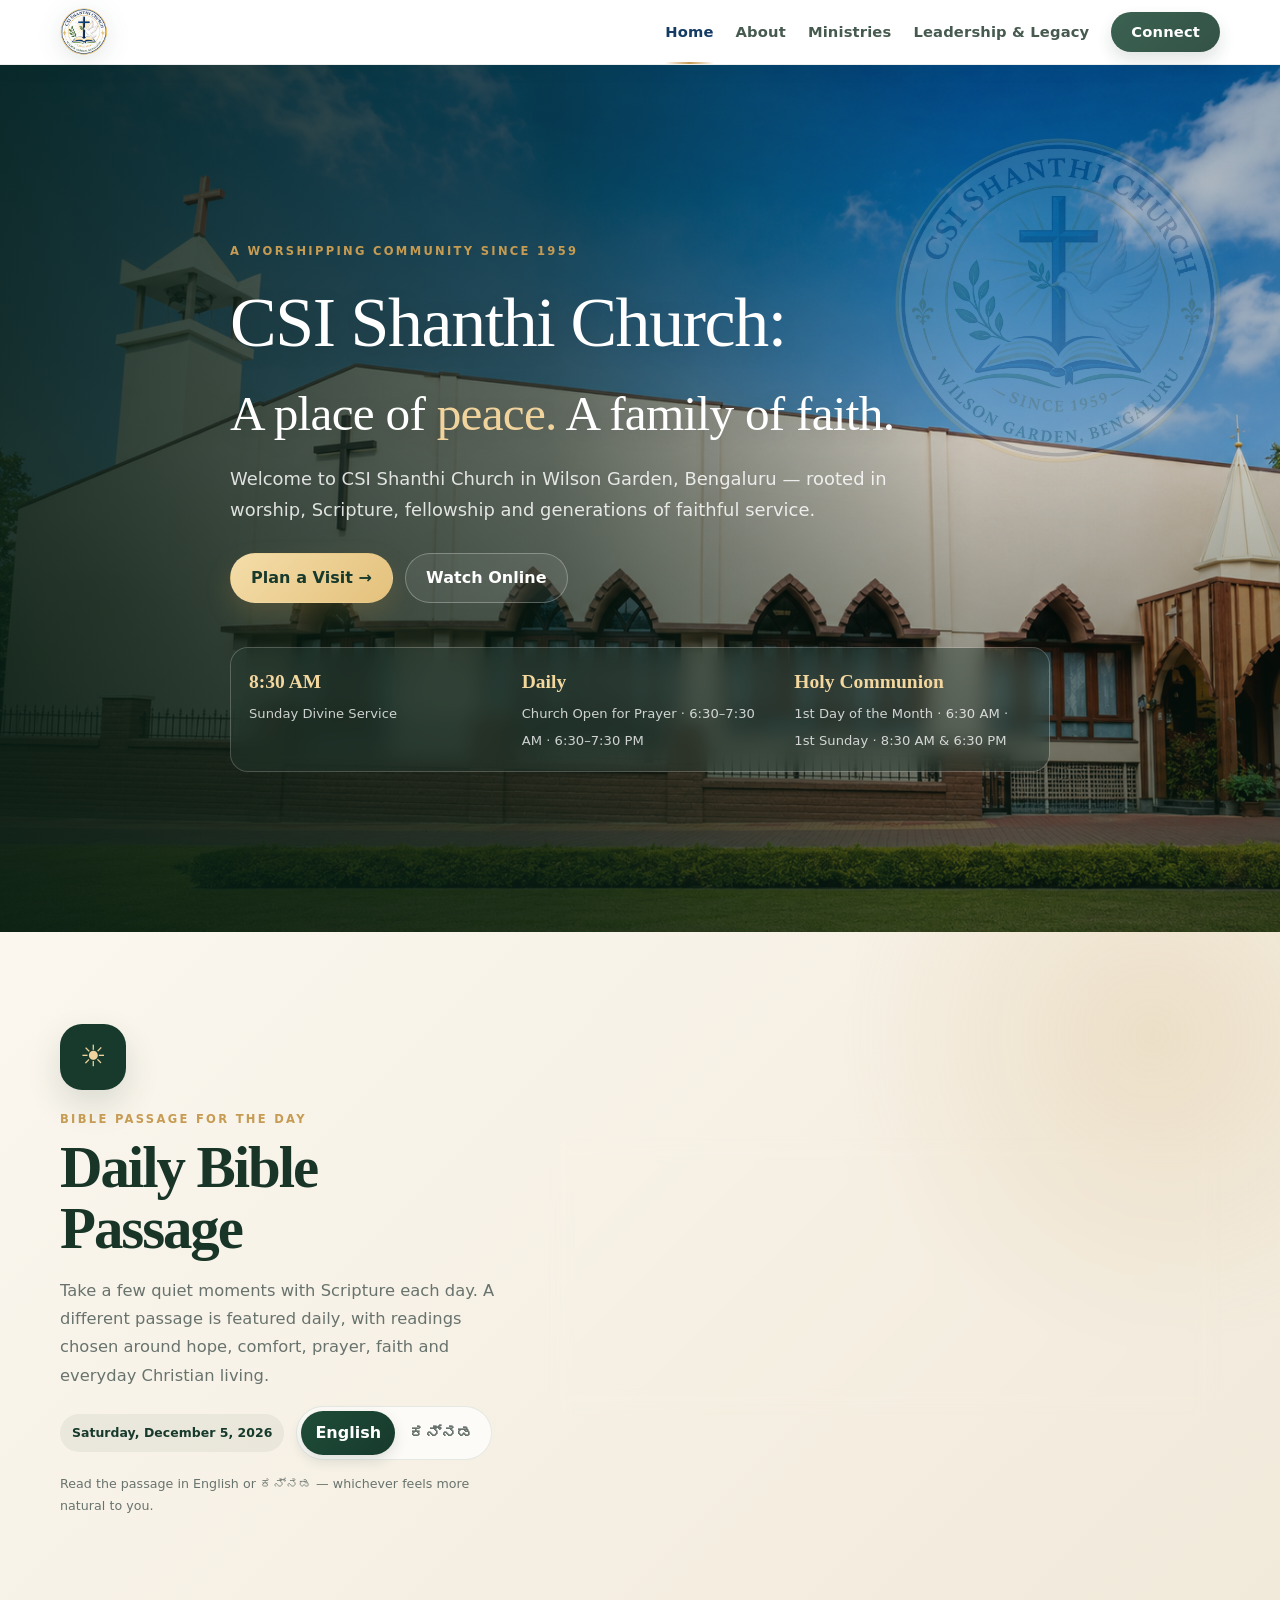
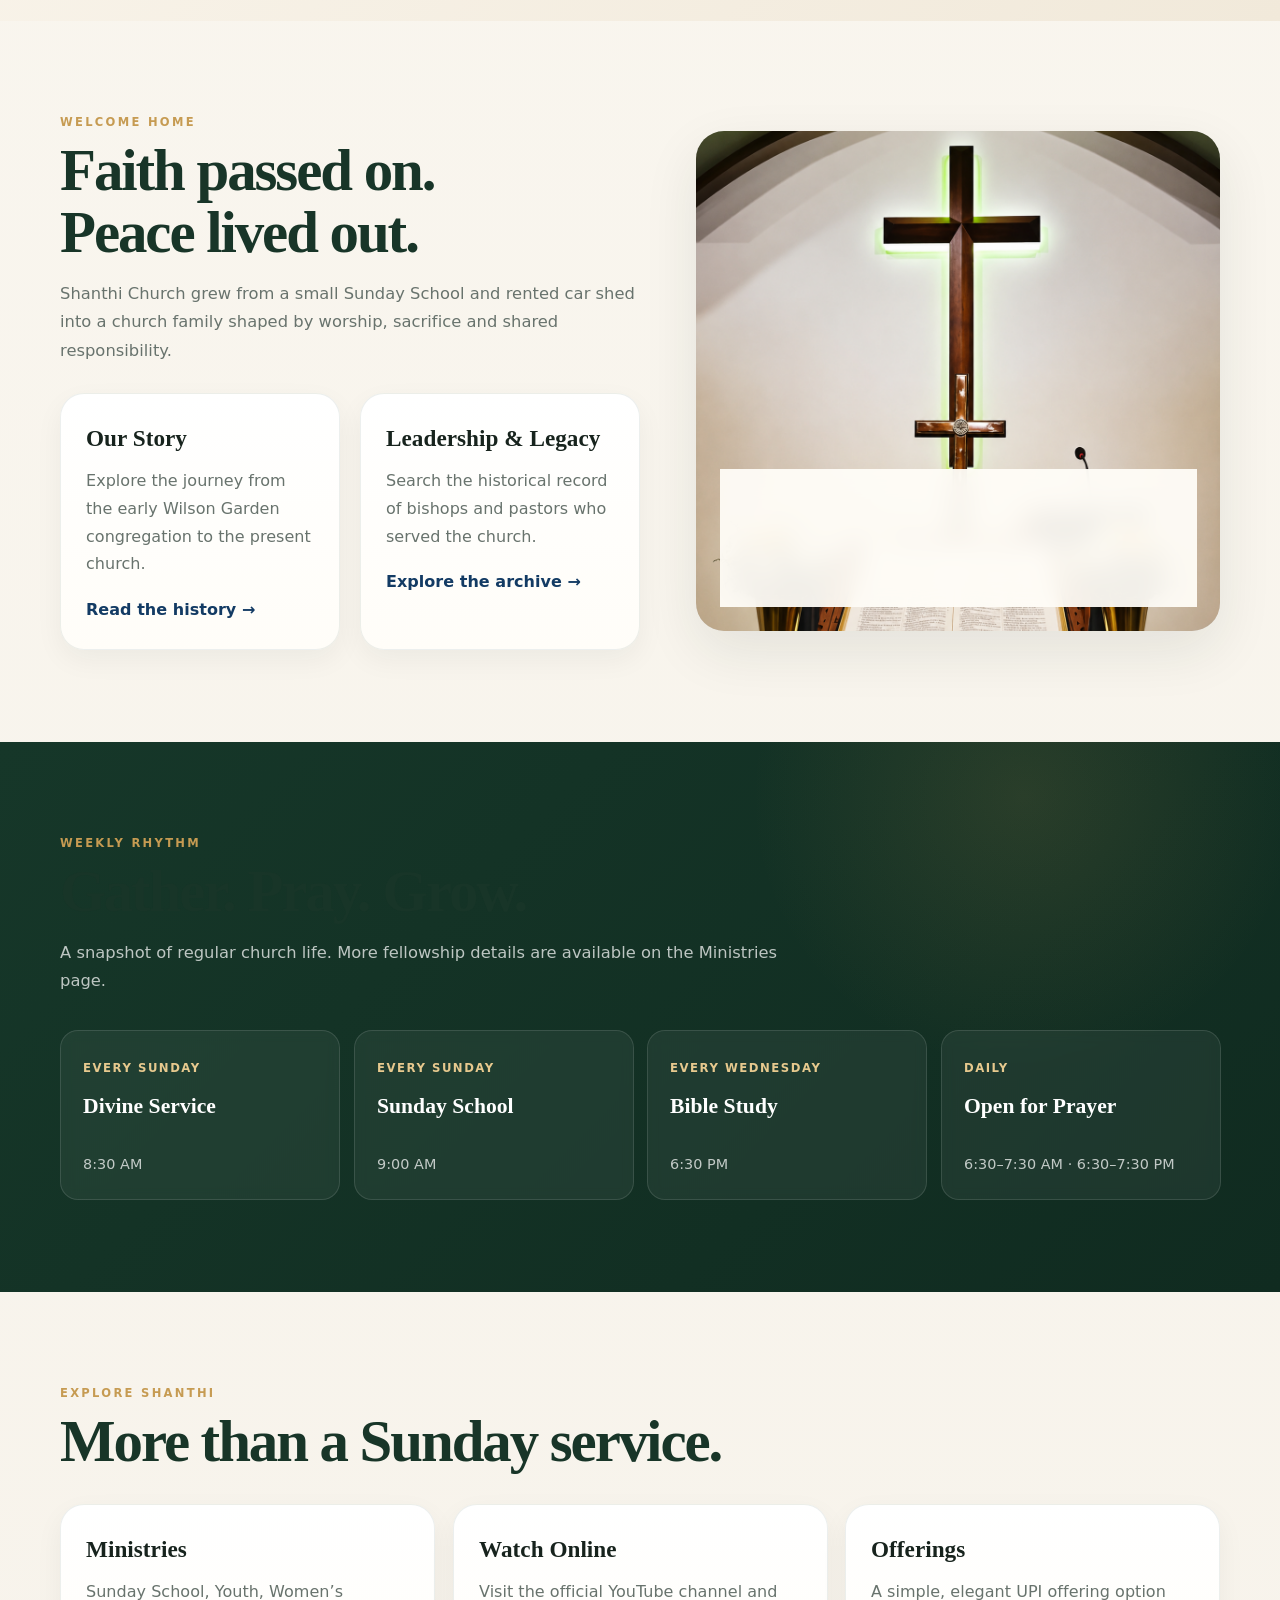
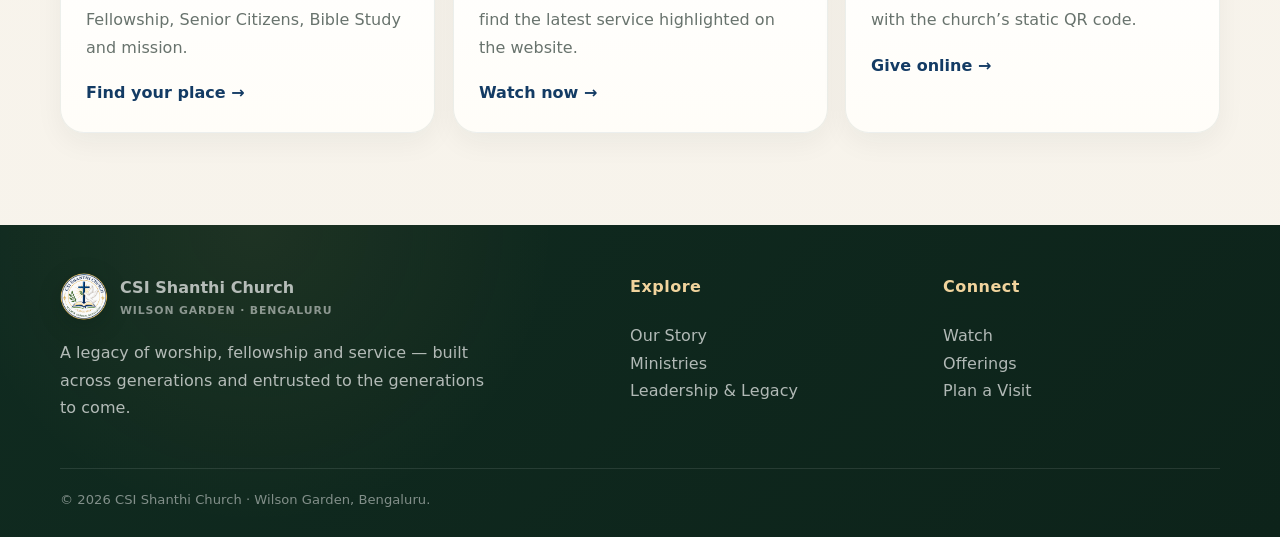
<file: index.html>
<!DOCTYPE html>
<html lang="en">
<head>
<meta charset="UTF-8">
<meta name="viewport" content="width=device-width, initial-scale=1.0">
<meta name="theme-color" content="#173a2c">
<title>Home | CSI Shanthi Church</title>
<meta name="description" content="CSI Shanthi Church, Wilson Garden, Bengaluru.">
<link rel="icon" type="image/png" href="assets/images/logo-official-transparent.png">
<link rel="apple-touch-icon" href="assets/images/logo-official-transparent.png">
<link rel="stylesheet" href="assets/css/style.css">
</head>
<body>


<header class="site-header">
  <div class="container">
    <nav>
      <a class="nav-logo nav-logo-clean" href="index.html" aria-label="CSI Shanthi Church home">
        <img src="assets/images/logo-official-transparent.png" alt="CSI Shanthi Church emblem">
      </a>
      <button class="menu-btn" id="menuBtn" aria-label="Open menu">☰</button>
      <div class="nav-links" id="navLinks"><a class="active" href="index.html">Home</a><a class="" href="about.html">About</a><a class="" href="ministries.html">Ministries</a><a class="" href="leadership.html">Leadership & Legacy</a><a class="nav-visit" href="connect.html">Connect</a></div>
    </nav>
  </div>
</header>
<main>
<section class="page-hero has-image hero-home">
  <img src="assets/images/church-exterior.png" alt="CSI Shanthi Church exterior">
  <div class="container page-hero-content">
    <div class="eyebrow">A worshipping community since 1959</div>
    <h1><span class="hero-church-name">CSI Shanthi Church:</span><br><span class="hero-tagline">A place of <span style="color:#f1d49d">peace.</span> A family of faith.</span></h1>
    <p>Welcome to CSI Shanthi Church in Wilson Garden, Bengaluru — rooted in worship, Scripture, fellowship and generations of faithful service.</p>
    <div class="hero-actions">
      <a class="btn btn-gold" href="connect.html#visit">Plan a Visit →</a>
      <a class="btn btn-outline" style="color:white;border-color:rgba(255,255,255,.28);background:rgba(255,255,255,.07)" href="connect.html#watch">Watch Online</a>
    </div>
    <div class="hero-stats">
      <div><strong>8:30 AM</strong><span>Sunday Divine Service</span></div>
      <div><strong>Daily</strong><span>Church Open for Prayer · 6:30–7:30 AM · 6:30–7:30 PM</span></div>
      <div><strong>Holy Communion</strong><span>1st Day of the Month · 6:30 AM · 1st Sunday · 8:30 AM & 6:30 PM</span></div>
    </div>
  </div>
</section>

<section class="daily-word" id="daily-word">
  <div class="container daily-word-grid">
    <div>
      <div class="daily-icon">☀</div>
      <div class="eyebrow">Bible passage for the day</div>
      <h2 class="section-title">Daily Bible Passage</h2>
      <p class="lead">Take a few quiet moments with Scripture each day. A different passage is featured daily, with readings chosen around hope, comfort, prayer, faith and everyday Christian living.</p>
      <div class="daily-controls">
        <div class="daily-date" id="dailyDate">Today</div>
        <div class="language-toggle" role="group" aria-label="Bible passage language">
          <button class="language-btn active" id="langEnglish" data-lang="en">English</button>
          <button class="language-btn" id="langKannada" data-lang="kn">ಕನ್ನಡ</button>
        </div>
      </div>
      <p class="daily-refresh-note">Read the passage in English or ಕನ್ನಡ — whichever feels more natural to you.</p>
    </div>
    <article class="daily-passage-card" aria-live="polite">
      <div class="daily-theme" id="dailyTheme">Today’s Passage</div>
      <div class="daily-text" id="dailyText">Loading today’s Bible passage…</div>
      <div class="daily-reference"><strong id="dailyReference"></strong><span>A different Bible passage each day</span></div>
<div class="daily-source-note" id="dailySourceNote">Kannada Scripture © 2017, 2019 Bridge Connectivity Solutions · CC BY-SA 4.0 · Source: eBible.org</div>
    </article>
  </div>
</section>
<section>
  <div class="container split">
    <div>
      <div class="eyebrow">Welcome home</div>
      <h2 class="section-title">Faith passed on.<br>Peace lived out.</h2>
      <p class="lead">Shanthi Church grew from a small Sunday School and rented car shed into a church family shaped by worship, sacrifice and shared responsibility.</p>
      <div class="grid-2" style="margin-top:28px">
        <a class="card link-card" href="about.html"><h3>Our Story</h3><p>Explore the journey from the early Wilson Garden congregation to the present church.</p><span>Read the history →</span></a>
        <a class="card link-card" href="leadership.html"><h3>Leadership & Legacy</h3><p>Search the historical record of bishops and pastors who served the church.</p><span>Explore the archive →</span></a>
      </div>
    </div>
    <div class="image-panel">
      <img src="assets/images/altar-enhanced.png" alt="Altar and cross inside CSI Shanthi Church">
      <div class="quote-card"><p>“From whom the whole body, joined and held together by every joint… builds itself up in love.”</p><small>Ephesians 4:16</small></div>
    </div>
  </div>
</section>

<section class="band">
  <div class="container">
    <div class="eyebrow">Weekly rhythm</div>
    <h2 class="section-title">Gather. Pray. Grow.</h2>
    <p class="lead">A snapshot of regular church life. More fellowship details are available on the Ministries page.</p>
    <div class="schedule-grid">
      <article class="service-card"><div><span class="day">Every Sunday</span><h3>Divine Service</h3></div><p>8:30 AM</p></article>
      <article class="service-card"><div><span class="day">Every Sunday</span><h3>Sunday School</h3></div><p>9:00 AM</p></article>
      <article class="service-card"><div><span class="day">Every Wednesday</span><h3>Bible Study</h3></div><p>6:30 PM</p></article>
      <article class="service-card"><div><span class="day">Daily</span><h3>Open for Prayer</h3></div><p>6:30–7:30 AM · 6:30–7:30 PM</p></article>
    </div>
  </div>
</section>

<section>
  <div class="container">
    <div class="eyebrow">Explore Shanthi</div>
    <h2 class="section-title">More than a Sunday service.</h2>
    <div class="grid-3" style="margin-top:32px">
      <a class="card link-card" href="ministries.html"><h3>Ministries</h3><p>Sunday School, Youth, Women’s Fellowship, Senior Citizens, Bible Study and mission.</p><span>Find your place →</span></a>
      <a class="card link-card" href="connect.html#watch"><h3>Watch Online</h3><p>Visit the official YouTube channel and find the latest service highlighted on the website.</p><span>Watch now →</span></a>
      <a class="card link-card" href="connect.html#offerings"><h3>Offerings</h3><p>A simple, elegant UPI offering option with the church’s static QR code.</p><span>Give online →</span></a>
    </div>
  </div>
</section>
</main>

<footer>
  <div class="container">
    <div class="footer-grid">
      <div>
        <a class="brand brand-footer" href="index.html">
          <img class="footer-logo footer-logo-clean" src="assets/images/logo-official-transparent.png" alt="CSI Shanthi Church emblem">
          <span>CSI Shanthi Church<small style="color:rgba(255,255,255,.5)">Wilson Garden · Bengaluru</small></span>
        </a>
        <p style="max-width:430px;margin-top:18px">A legacy of worship, fellowship and service — built across generations and entrusted to the generations to come.</p>
      </div>
      <div><h4>Explore</h4><p><a href="about.html">Our Story</a><br><a href="ministries.html">Ministries</a><br><a href="leadership.html">Leadership & Legacy</a></p></div>
      <div><h4>Connect</h4><p><a href="connect.html#watch">Watch</a><br><a href="connect.html#offerings">Offerings</a><br><a href="connect.html#visit">Plan a Visit</a></p></div>
    </div>
    <div class="footer-bottom">© <span data-year></span> CSI Shanthi Church · Wilson Garden, Bengaluru.</div>
  </div>
</footer>
<button class="back-to-top" id="backToTop" aria-label="Back to top">↑</button>
<script src="assets/js/main.js"></script>
<script src="assets/js/animations.js"></script>


</body>
</html>
</file>
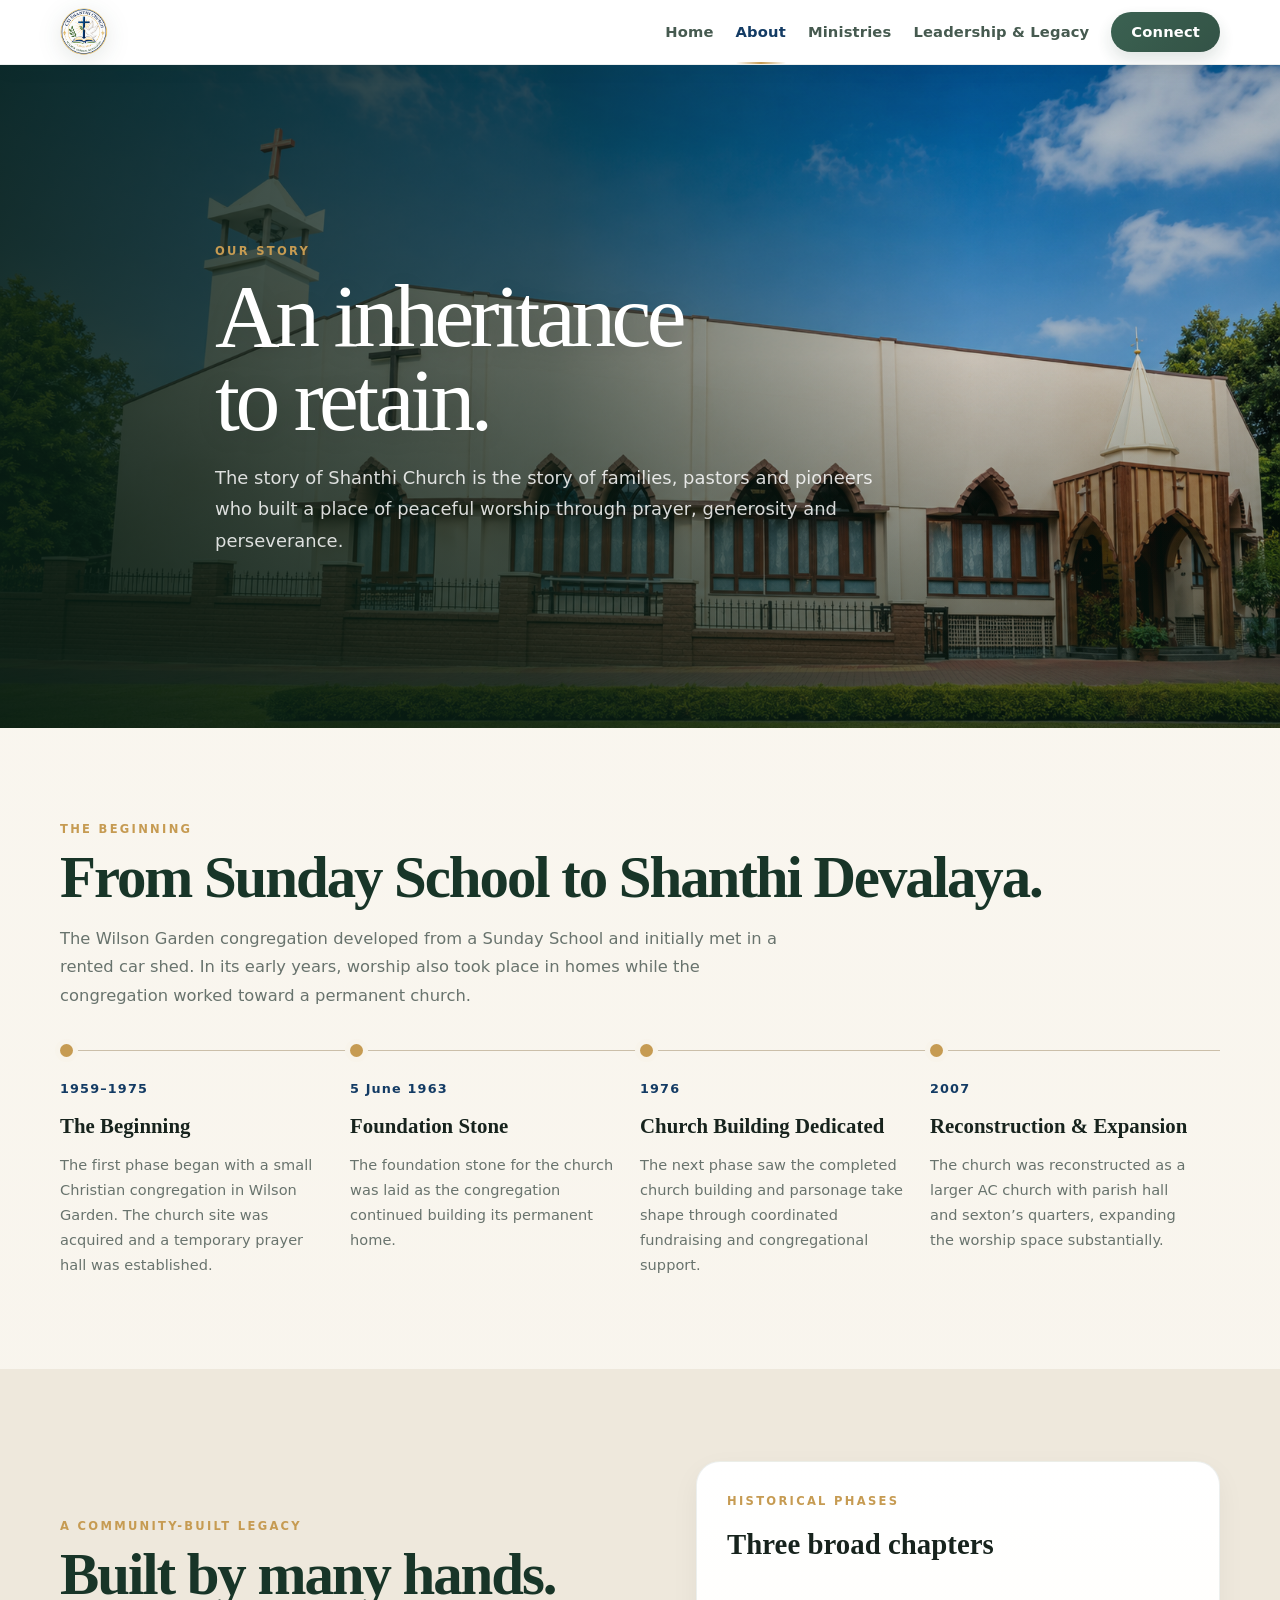
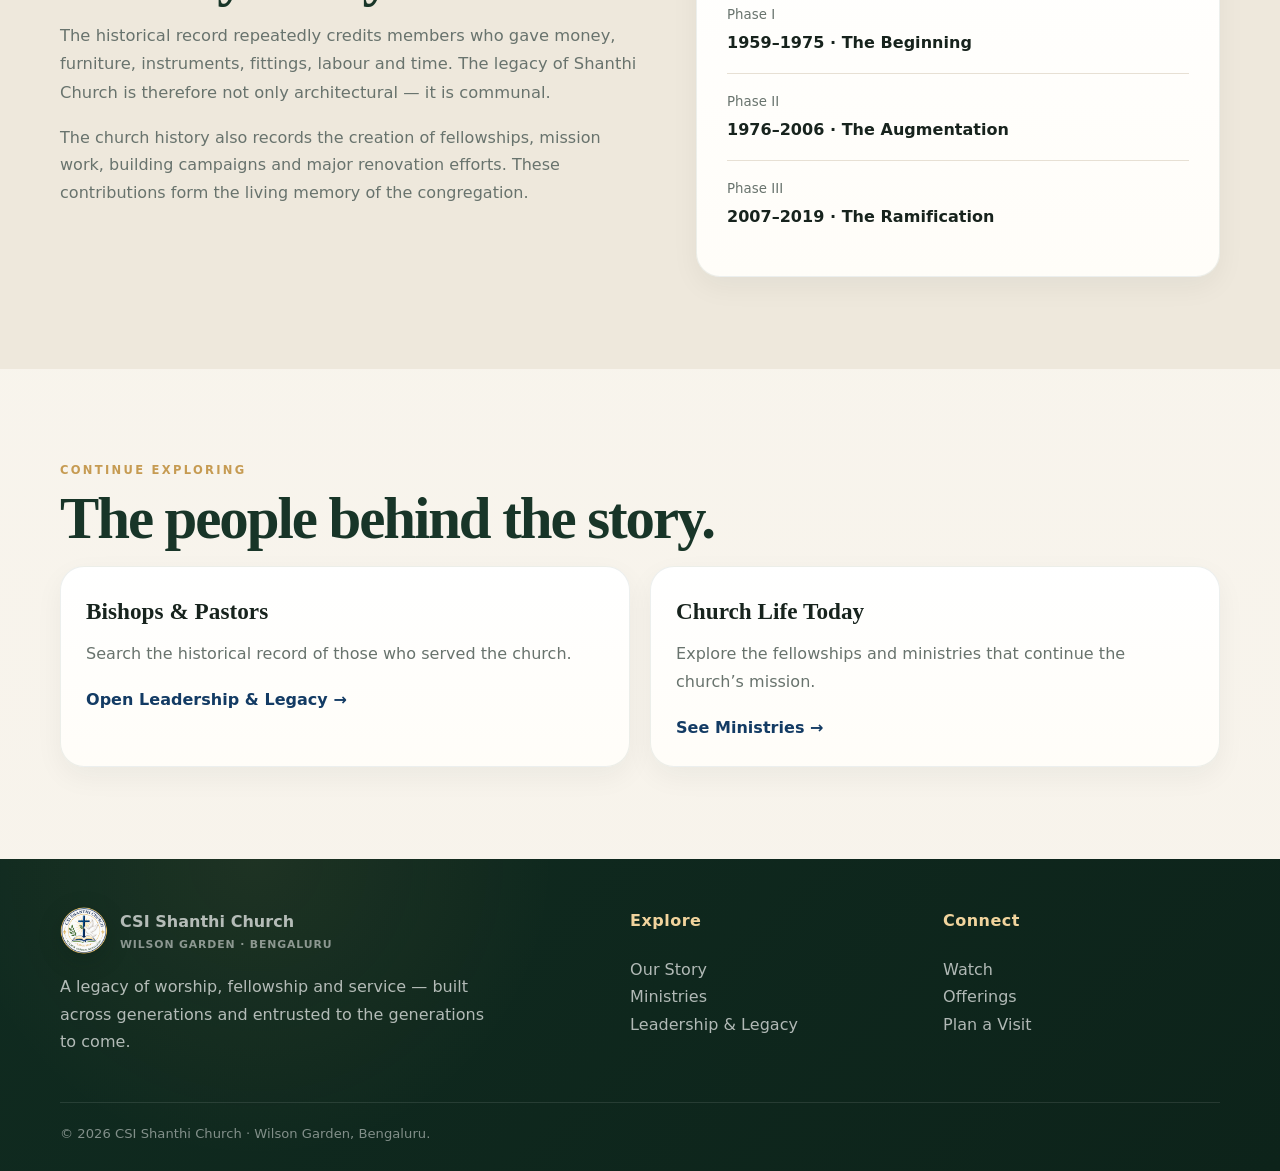
<file: about.html>
<!DOCTYPE html>
<html lang="en">
<head>
<meta charset="UTF-8">
<meta name="viewport" content="width=device-width, initial-scale=1.0">
<meta name="theme-color" content="#173a2c">
<title>About | CSI Shanthi Church</title>
<meta name="description" content="CSI Shanthi Church, Wilson Garden, Bengaluru.">
<link rel="icon" type="image/png" href="assets/images/logo-official-transparent.png">
<link rel="apple-touch-icon" href="assets/images/logo-official-transparent.png">
<link rel="stylesheet" href="assets/css/style.css">
</head>
<body>


<header class="site-header">
  <div class="container">
    <nav>
      <a class="nav-logo nav-logo-clean" href="index.html" aria-label="CSI Shanthi Church home">
        <img src="assets/images/logo-official-transparent.png" alt="CSI Shanthi Church emblem">
      </a>
      <button class="menu-btn" id="menuBtn" aria-label="Open menu">☰</button>
      <div class="nav-links" id="navLinks"><a class="" href="index.html">Home</a><a class="active" href="about.html">About</a><a class="" href="ministries.html">Ministries</a><a class="" href="leadership.html">Leadership & Legacy</a><a class="nav-visit" href="connect.html">Connect</a></div>
    </nav>
  </div>
</header>
<main>
<section class="page-hero has-image">
  <img src="assets/images/church-exterior.png" alt="CSI Shanthi Church">
  <div class="container page-hero-content">
    <div class="eyebrow">Our Story</div>
    <h1>An inheritance<br>to retain.</h1>
    <p>The story of Shanthi Church is the story of families, pastors and pioneers who built a place of peaceful worship through prayer, generosity and perseverance.</p>
  </div>
</section>
<section>
  <div class="container">
    <div class="eyebrow">The beginning</div>
    <h2 class="section-title">From Sunday School to Shanthi Devalaya.</h2>
    <p class="lead">The Wilson Garden congregation developed from a Sunday School and initially met in a rented car shed. In its early years, worship also took place in homes while the congregation worked toward a permanent church.</p>
    <div class="timeline">
      <article class="timeline-item"><div class="year">1959–1975</div><h3>The Beginning</h3><p>The first phase began with a small Christian congregation in Wilson Garden. The church site was acquired and a temporary prayer hall was established.</p></article>
      <article class="timeline-item"><div class="year">5 June 1963</div><h3>Foundation Stone</h3><p>The foundation stone for the church was laid as the congregation continued building its permanent home.</p></article>
      <article class="timeline-item"><div class="year">1976</div><h3>Church Building Dedicated</h3><p>The next phase saw the completed church building and parsonage take shape through coordinated fundraising and congregational support.</p></article>
      <article class="timeline-item"><div class="year">2007</div><h3>Reconstruction & Expansion</h3><p>The church was reconstructed as a larger AC church with parish hall and sexton’s quarters, expanding the worship space substantially.</p></article>
    </div>
  </div>
</section>
<section style="background:#eee8dc">
  <div class="container split">
    <div>
      <div class="eyebrow">A community-built legacy</div>
      <h2 class="section-title">Built by many hands.</h2>
      <p class="lead">The historical record repeatedly credits members who gave money, furniture, instruments, fittings, labour and time. The legacy of Shanthi Church is therefore not only architectural — it is communal.</p>
      <p style="color:var(--muted)">The church history also records the creation of fellowships, mission work, building campaigns and major renovation efforts. These contributions form the living memory of the congregation.</p>
    </div>
    <div class="card" style="padding:30px">
      <div class="eyebrow">Historical phases</div>
      <h3 style="font-size:1.8rem;margin:8px 0 18px">Three broad chapters</h3>
      <div class="contact-row"><small>Phase I</small><strong>1959–1975 · The Beginning</strong></div>
      <div class="contact-row"><small>Phase II</small><strong>1976–2006 · The Augmentation</strong></div>
      <div class="contact-row"><small>Phase III</small><strong>2007–2019 · The Ramification</strong></div>
    </div>
  </div>
</section>
<section>
  <div class="container">
    <div class="eyebrow">Continue exploring</div>
    <h2 class="section-title">The people behind the story.</h2>
    <div class="grid-2">
      <a class="card link-card" href="leadership.html"><h3>Bishops & Pastors</h3><p>Search the historical record of those who served the church.</p><span>Open Leadership & Legacy →</span></a>
      <a class="card link-card" href="ministries.html"><h3>Church Life Today</h3><p>Explore the fellowships and ministries that continue the church’s mission.</p><span>See Ministries →</span></a>
    </div>
  </div>
</section>
</main>

<footer>
  <div class="container">
    <div class="footer-grid">
      <div>
        <a class="brand brand-footer" href="index.html">
          <img class="footer-logo footer-logo-clean" src="assets/images/logo-official-transparent.png" alt="CSI Shanthi Church emblem">
          <span>CSI Shanthi Church<small style="color:rgba(255,255,255,.5)">Wilson Garden · Bengaluru</small></span>
        </a>
        <p style="max-width:430px;margin-top:18px">A legacy of worship, fellowship and service — built across generations and entrusted to the generations to come.</p>
      </div>
      <div><h4>Explore</h4><p><a href="about.html">Our Story</a><br><a href="ministries.html">Ministries</a><br><a href="leadership.html">Leadership & Legacy</a></p></div>
      <div><h4>Connect</h4><p><a href="connect.html#watch">Watch</a><br><a href="connect.html#offerings">Offerings</a><br><a href="connect.html#visit">Plan a Visit</a></p></div>
    </div>
    <div class="footer-bottom">© <span data-year></span> CSI Shanthi Church · Wilson Garden, Bengaluru.</div>
  </div>
</footer>
<button class="back-to-top" id="backToTop" aria-label="Back to top">↑</button>
<script src="assets/js/main.js"></script>
<script src="assets/js/animations.js"></script>


</body>
</html>
</file>
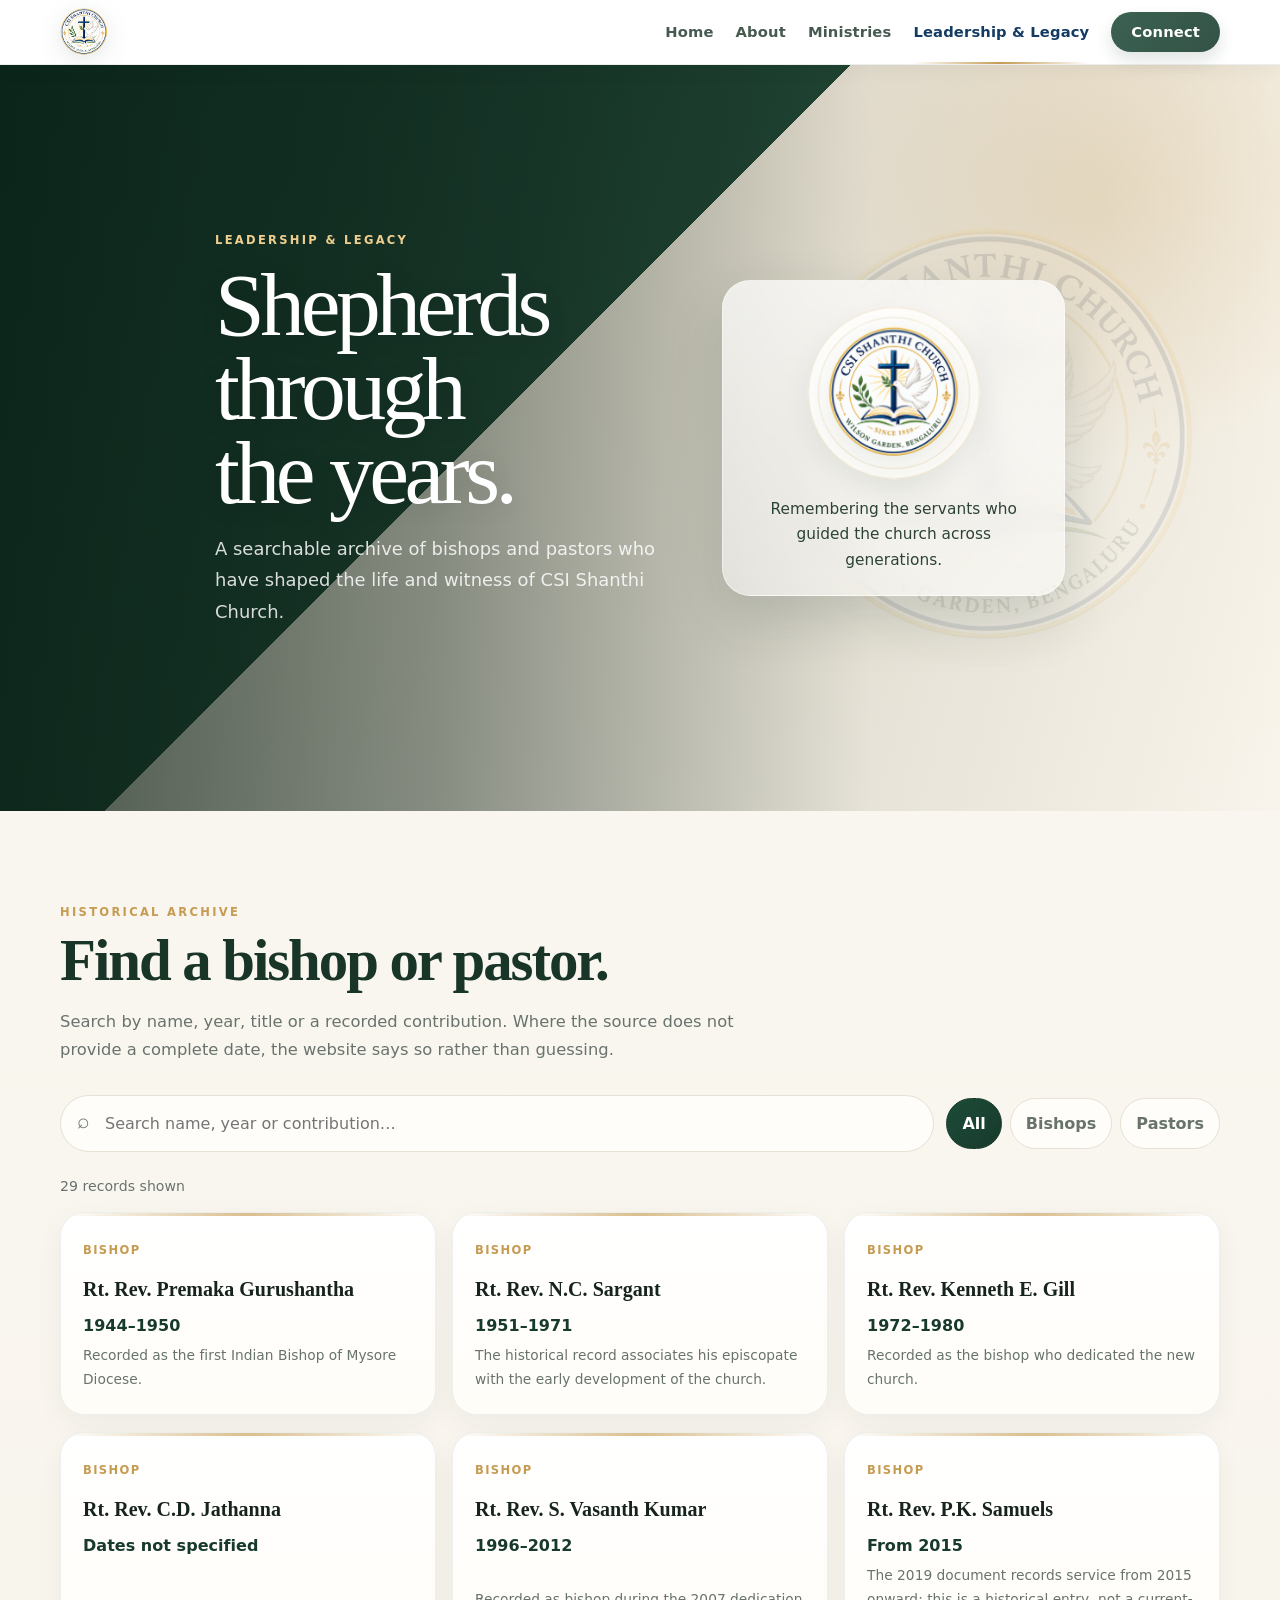
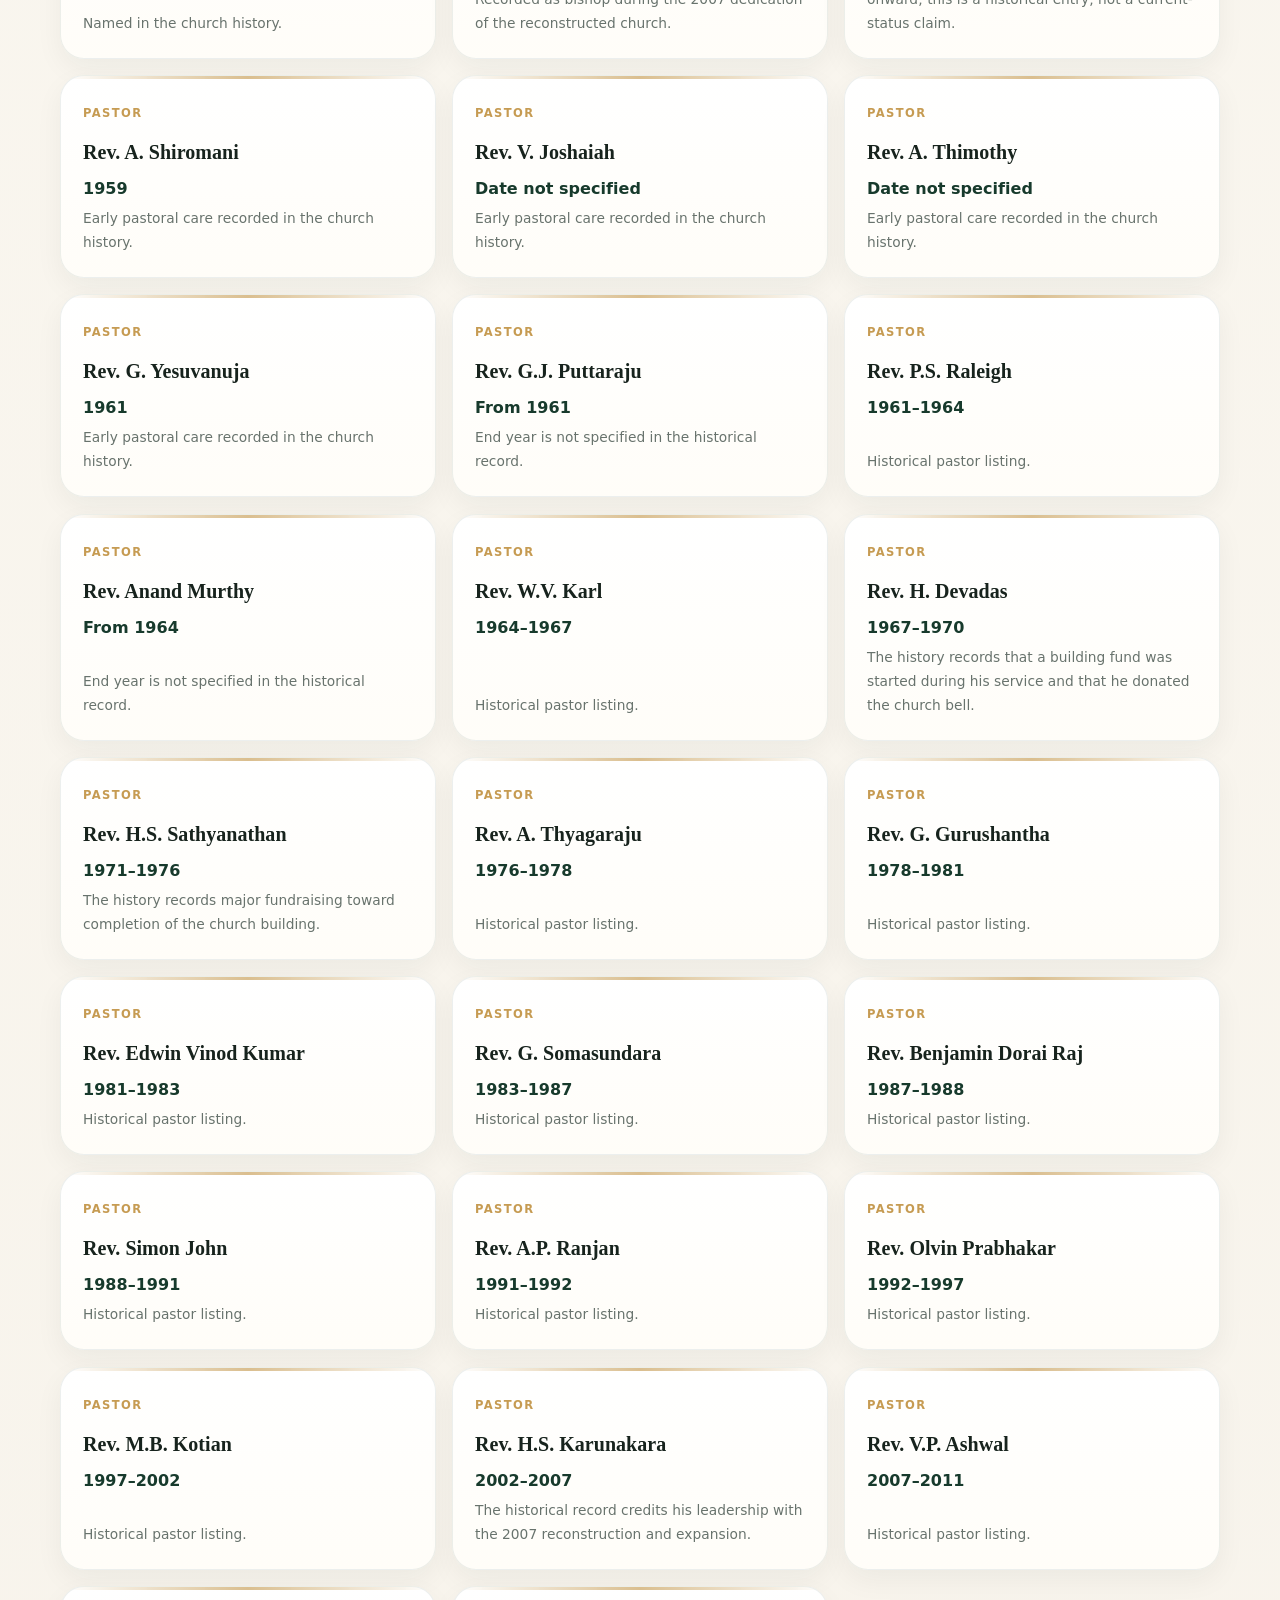
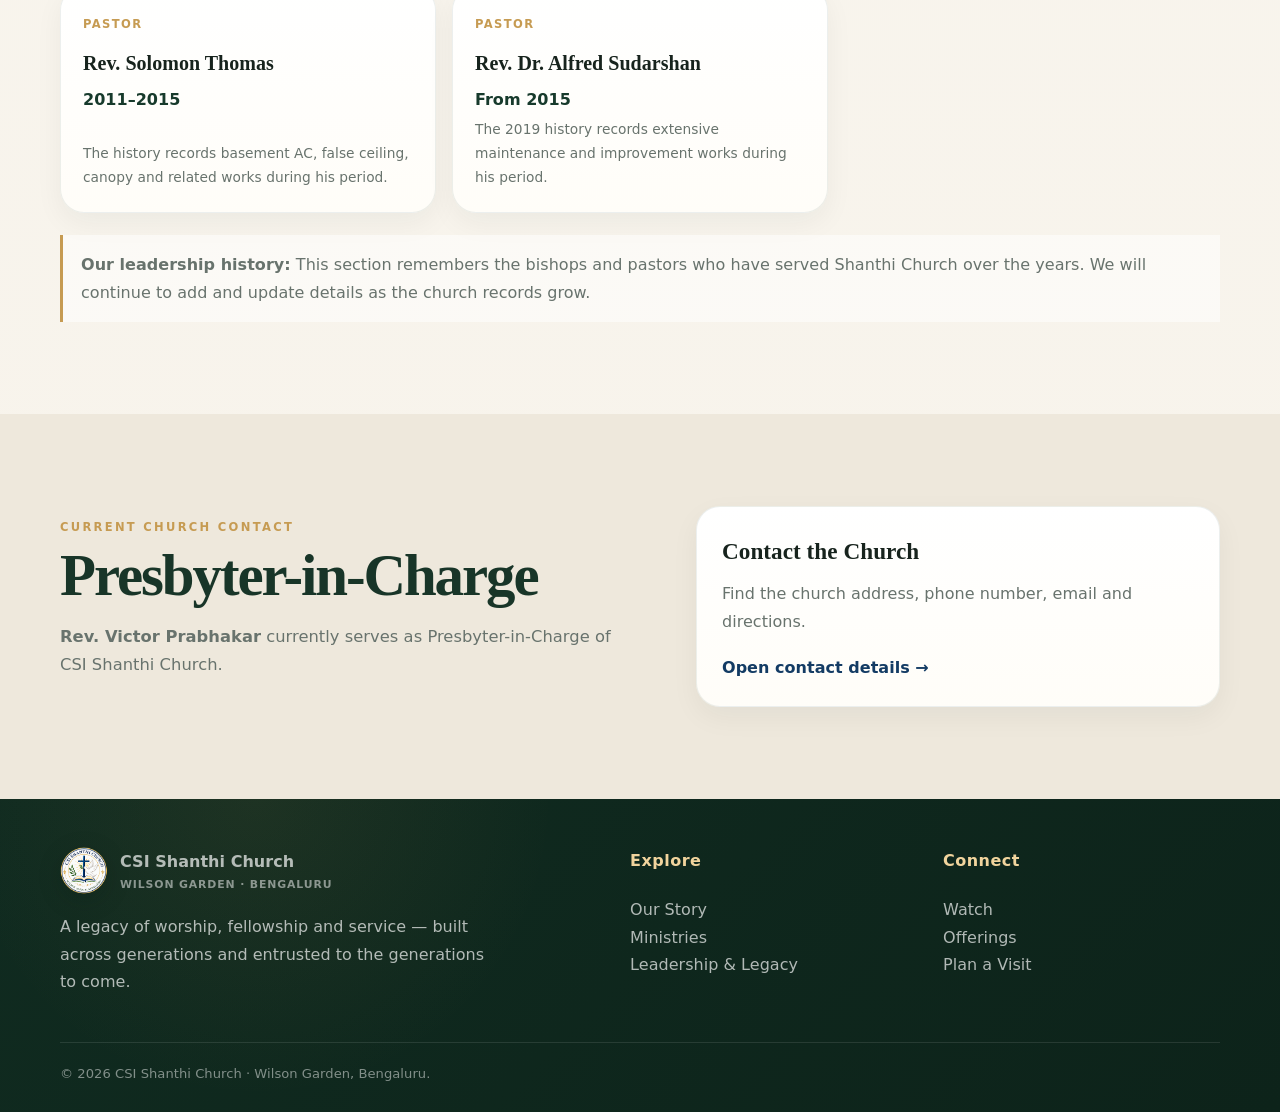
<file: leadership.html>
<!DOCTYPE html>
<html lang="en">
<head>
<meta charset="UTF-8">
<meta name="viewport" content="width=device-width, initial-scale=1.0">
<meta name="theme-color" content="#173a2c">
<title>Leadership & Legacy | CSI Shanthi Church</title>
<meta name="description" content="CSI Shanthi Church, Wilson Garden, Bengaluru.">
<link rel="icon" type="image/png" href="assets/images/logo-official-transparent.png">
<link rel="apple-touch-icon" href="assets/images/logo-official-transparent.png">
<link rel="stylesheet" href="assets/css/style.css">
</head>
<body>


<header class="site-header">
  <div class="container">
    <nav>
      <a class="nav-logo nav-logo-clean" href="index.html" aria-label="CSI Shanthi Church home">
        <img src="assets/images/logo-official-transparent.png" alt="CSI Shanthi Church emblem">
      </a>
      <button class="menu-btn" id="menuBtn" aria-label="Open menu">☰</button>
      <div class="nav-links" id="navLinks"><a class="" href="index.html">Home</a><a class="" href="about.html">About</a><a class="" href="ministries.html">Ministries</a><a class="active" href="leadership.html">Leadership & Legacy</a><a class="nav-visit" href="connect.html">Connect</a></div>
    </nav>
  </div>
</header>
<main>
<section class="page-hero logo-hero leadership-hero">
  <div class="container page-hero-content">
    <div class="page-hero-grid">
      <div class="hero-copy">
        <div class="eyebrow">Leadership & Legacy</div>
        <h1>Shepherds through<br>the years.</h1>
        <p>A searchable archive of bishops and pastors who have shaped the life and witness of CSI Shanthi Church.</p>
      </div>
      <div class="hero-seal-card" aria-hidden="true">
        <div class="hero-seal-wrap">
          <img src="assets/images/logo-official-transparent.png" alt="">
        </div>
        <p>Remembering the servants who guided the church across generations.</p>
      </div>
    </div>
  </div>
</section>
<section>
  <div class="container">
    <div class="eyebrow">Historical archive</div>
    <h2 class="section-title">Find a bishop or pastor.</h2>
    <p class="lead">Search by name, year, title or a recorded contribution. Where the source does not provide a complete date, the website says so rather than guessing.</p>
    <div class="archive-toolbar">
      <div class="search-box"><input id="leaderSearch" type="search" placeholder="Search name, year or contribution…" aria-label="Search bishops and pastors"></div>
      <div class="filter-buttons">
        <button class="filter-btn active" data-filter="all">All</button>
        <button class="filter-btn" data-filter="bishop">Bishops</button>
        <button class="filter-btn" data-filter="pastor">Pastors</button>
      </div>
    </div>
    <p id="resultCount" style="color:var(--muted);font-size:.88rem"></p>
    <div class="archive-grid"><article class="card person-card" data-type="bishop">
      <div><span class="person-role">Bishop</span><h3>Rt. Rev. Premaka Gurushantha</h3><div class="person-years">1944–1950</div></div>
      <p class="person-note">Recorded as the first Indian Bishop of Mysore Diocese.</p>
    </article>
<article class="card person-card" data-type="bishop">
      <div><span class="person-role">Bishop</span><h3>Rt. Rev. N.C. Sargant</h3><div class="person-years">1951–1971</div></div>
      <p class="person-note">The historical record associates his episcopate with the early development of the church.</p>
    </article>
<article class="card person-card" data-type="bishop">
      <div><span class="person-role">Bishop</span><h3>Rt. Rev. Kenneth E. Gill</h3><div class="person-years">1972–1980</div></div>
      <p class="person-note">Recorded as the bishop who dedicated the new church.</p>
    </article>
<article class="card person-card" data-type="bishop">
      <div><span class="person-role">Bishop</span><h3>Rt. Rev. C.D. Jathanna</h3><div class="person-years">Dates not specified</div></div>
      <p class="person-note">Named in the church history.</p>
    </article>
<article class="card person-card" data-type="bishop">
      <div><span class="person-role">Bishop</span><h3>Rt. Rev. S. Vasanth Kumar</h3><div class="person-years">1996–2012</div></div>
      <p class="person-note">Recorded as bishop during the 2007 dedication of the reconstructed church.</p>
    </article>
<article class="card person-card" data-type="bishop">
      <div><span class="person-role">Bishop</span><h3>Rt. Rev. P.K. Samuels</h3><div class="person-years">From 2015</div></div>
      <p class="person-note">The 2019 document records service from 2015 onward; this is a historical entry, not a current-status claim.</p>
    </article>
<article class="card person-card" data-type="pastor">
      <div><span class="person-role">Pastor</span><h3>Rev. A. Shiromani</h3><div class="person-years">1959</div></div>
      <p class="person-note">Early pastoral care recorded in the church history.</p>
    </article>
<article class="card person-card" data-type="pastor">
      <div><span class="person-role">Pastor</span><h3>Rev. V. Joshaiah</h3><div class="person-years">Date not specified</div></div>
      <p class="person-note">Early pastoral care recorded in the church history.</p>
    </article>
<article class="card person-card" data-type="pastor">
      <div><span class="person-role">Pastor</span><h3>Rev. A. Thimothy</h3><div class="person-years">Date not specified</div></div>
      <p class="person-note">Early pastoral care recorded in the church history.</p>
    </article>
<article class="card person-card" data-type="pastor">
      <div><span class="person-role">Pastor</span><h3>Rev. G. Yesuvanuja</h3><div class="person-years">1961</div></div>
      <p class="person-note">Early pastoral care recorded in the church history.</p>
    </article>
<article class="card person-card" data-type="pastor">
      <div><span class="person-role">Pastor</span><h3>Rev. G.J. Puttaraju</h3><div class="person-years">From 1961</div></div>
      <p class="person-note">End year is not specified in the historical record.</p>
    </article>
<article class="card person-card" data-type="pastor">
      <div><span class="person-role">Pastor</span><h3>Rev. P.S. Raleigh</h3><div class="person-years">1961–1964</div></div>
      <p class="person-note">Historical pastor listing.</p>
    </article>
<article class="card person-card" data-type="pastor">
      <div><span class="person-role">Pastor</span><h3>Rev. Anand Murthy</h3><div class="person-years">From 1964</div></div>
      <p class="person-note">End year is not specified in the historical record.</p>
    </article>
<article class="card person-card" data-type="pastor">
      <div><span class="person-role">Pastor</span><h3>Rev. W.V. Karl</h3><div class="person-years">1964–1967</div></div>
      <p class="person-note">Historical pastor listing.</p>
    </article>
<article class="card person-card" data-type="pastor">
      <div><span class="person-role">Pastor</span><h3>Rev. H. Devadas</h3><div class="person-years">1967–1970</div></div>
      <p class="person-note">The history records that a building fund was started during his service and that he donated the church bell.</p>
    </article>
<article class="card person-card" data-type="pastor">
      <div><span class="person-role">Pastor</span><h3>Rev. H.S. Sathyanathan</h3><div class="person-years">1971–1976</div></div>
      <p class="person-note">The history records major fundraising toward completion of the church building.</p>
    </article>
<article class="card person-card" data-type="pastor">
      <div><span class="person-role">Pastor</span><h3>Rev. A. Thyagaraju</h3><div class="person-years">1976–1978</div></div>
      <p class="person-note">Historical pastor listing.</p>
    </article>
<article class="card person-card" data-type="pastor">
      <div><span class="person-role">Pastor</span><h3>Rev. G. Gurushantha</h3><div class="person-years">1978–1981</div></div>
      <p class="person-note">Historical pastor listing.</p>
    </article>
<article class="card person-card" data-type="pastor">
      <div><span class="person-role">Pastor</span><h3>Rev. Edwin Vinod Kumar</h3><div class="person-years">1981–1983</div></div>
      <p class="person-note">Historical pastor listing.</p>
    </article>
<article class="card person-card" data-type="pastor">
      <div><span class="person-role">Pastor</span><h3>Rev. G. Somasundara</h3><div class="person-years">1983–1987</div></div>
      <p class="person-note">Historical pastor listing.</p>
    </article>
<article class="card person-card" data-type="pastor">
      <div><span class="person-role">Pastor</span><h3>Rev. Benjamin Dorai Raj</h3><div class="person-years">1987–1988</div></div>
      <p class="person-note">Historical pastor listing.</p>
    </article>
<article class="card person-card" data-type="pastor">
      <div><span class="person-role">Pastor</span><h3>Rev. Simon John</h3><div class="person-years">1988–1991</div></div>
      <p class="person-note">Historical pastor listing.</p>
    </article>
<article class="card person-card" data-type="pastor">
      <div><span class="person-role">Pastor</span><h3>Rev. A.P. Ranjan</h3><div class="person-years">1991–1992</div></div>
      <p class="person-note">Historical pastor listing.</p>
    </article>
<article class="card person-card" data-type="pastor">
      <div><span class="person-role">Pastor</span><h3>Rev. Olvin Prabhakar</h3><div class="person-years">1992–1997</div></div>
      <p class="person-note">Historical pastor listing.</p>
    </article>
<article class="card person-card" data-type="pastor">
      <div><span class="person-role">Pastor</span><h3>Rev. M.B. Kotian</h3><div class="person-years">1997–2002</div></div>
      <p class="person-note">Historical pastor listing.</p>
    </article>
<article class="card person-card" data-type="pastor">
      <div><span class="person-role">Pastor</span><h3>Rev. H.S. Karunakara</h3><div class="person-years">2002–2007</div></div>
      <p class="person-note">The historical record credits his leadership with the 2007 reconstruction and expansion.</p>
    </article>
<article class="card person-card" data-type="pastor">
      <div><span class="person-role">Pastor</span><h3>Rev. V.P. Ashwal</h3><div class="person-years">2007–2011</div></div>
      <p class="person-note">Historical pastor listing.</p>
    </article>
<article class="card person-card" data-type="pastor">
      <div><span class="person-role">Pastor</span><h3>Rev. Solomon Thomas</h3><div class="person-years">2011–2015</div></div>
      <p class="person-note">The history records basement AC, false ceiling, canopy and related works during his period.</p>
    </article>
<article class="card person-card" data-type="pastor">
      <div><span class="person-role">Pastor</span><h3>Rev. Dr. Alfred Sudarshan</h3><div class="person-years">From 2015</div></div>
      <p class="person-note">The 2019 history records extensive maintenance and improvement works during his period.</p>
    </article></div>
    <div class="archive-note"><strong>Our leadership history:</strong> This section remembers the bishops and pastors who have served Shanthi Church over the years. We will continue to add and update details as the church records grow.</div>
  </div>
</section>
<section style="background:#eee8dc">
  <div class="container split">
    <div>
      <div class="eyebrow">Current church contact</div>
      <h2 class="section-title">Presbyter-in-Charge</h2>
      <p class="lead"><strong>Rev. Victor Prabhakar</strong> currently serves as Presbyter-in-Charge of CSI Shanthi Church.</p>
    </div>
    <a class="card link-card" href="connect.html#visit"><h3>Contact the Church</h3><p>Find the church address, phone number, email and directions.</p><span>Open contact details →</span></a>
  </div>
</section>
</main>

<footer>
  <div class="container">
    <div class="footer-grid">
      <div>
        <a class="brand brand-footer" href="index.html">
          <img class="footer-logo footer-logo-clean" src="assets/images/logo-official-transparent.png" alt="CSI Shanthi Church emblem">
          <span>CSI Shanthi Church<small style="color:rgba(255,255,255,.5)">Wilson Garden · Bengaluru</small></span>
        </a>
        <p style="max-width:430px;margin-top:18px">A legacy of worship, fellowship and service — built across generations and entrusted to the generations to come.</p>
      </div>
      <div><h4>Explore</h4><p><a href="about.html">Our Story</a><br><a href="ministries.html">Ministries</a><br><a href="leadership.html">Leadership & Legacy</a></p></div>
      <div><h4>Connect</h4><p><a href="connect.html#watch">Watch</a><br><a href="connect.html#offerings">Offerings</a><br><a href="connect.html#visit">Plan a Visit</a></p></div>
    </div>
    <div class="footer-bottom">© <span data-year></span> CSI Shanthi Church · Wilson Garden, Bengaluru.</div>
  </div>
</footer>
<button class="back-to-top" id="backToTop" aria-label="Back to top">↑</button>
<script src="assets/js/main.js"></script>
<script src="assets/js/animations.js"></script>

<script src="assets/js/leadership.js"></script>
</body>
</html>
</file>
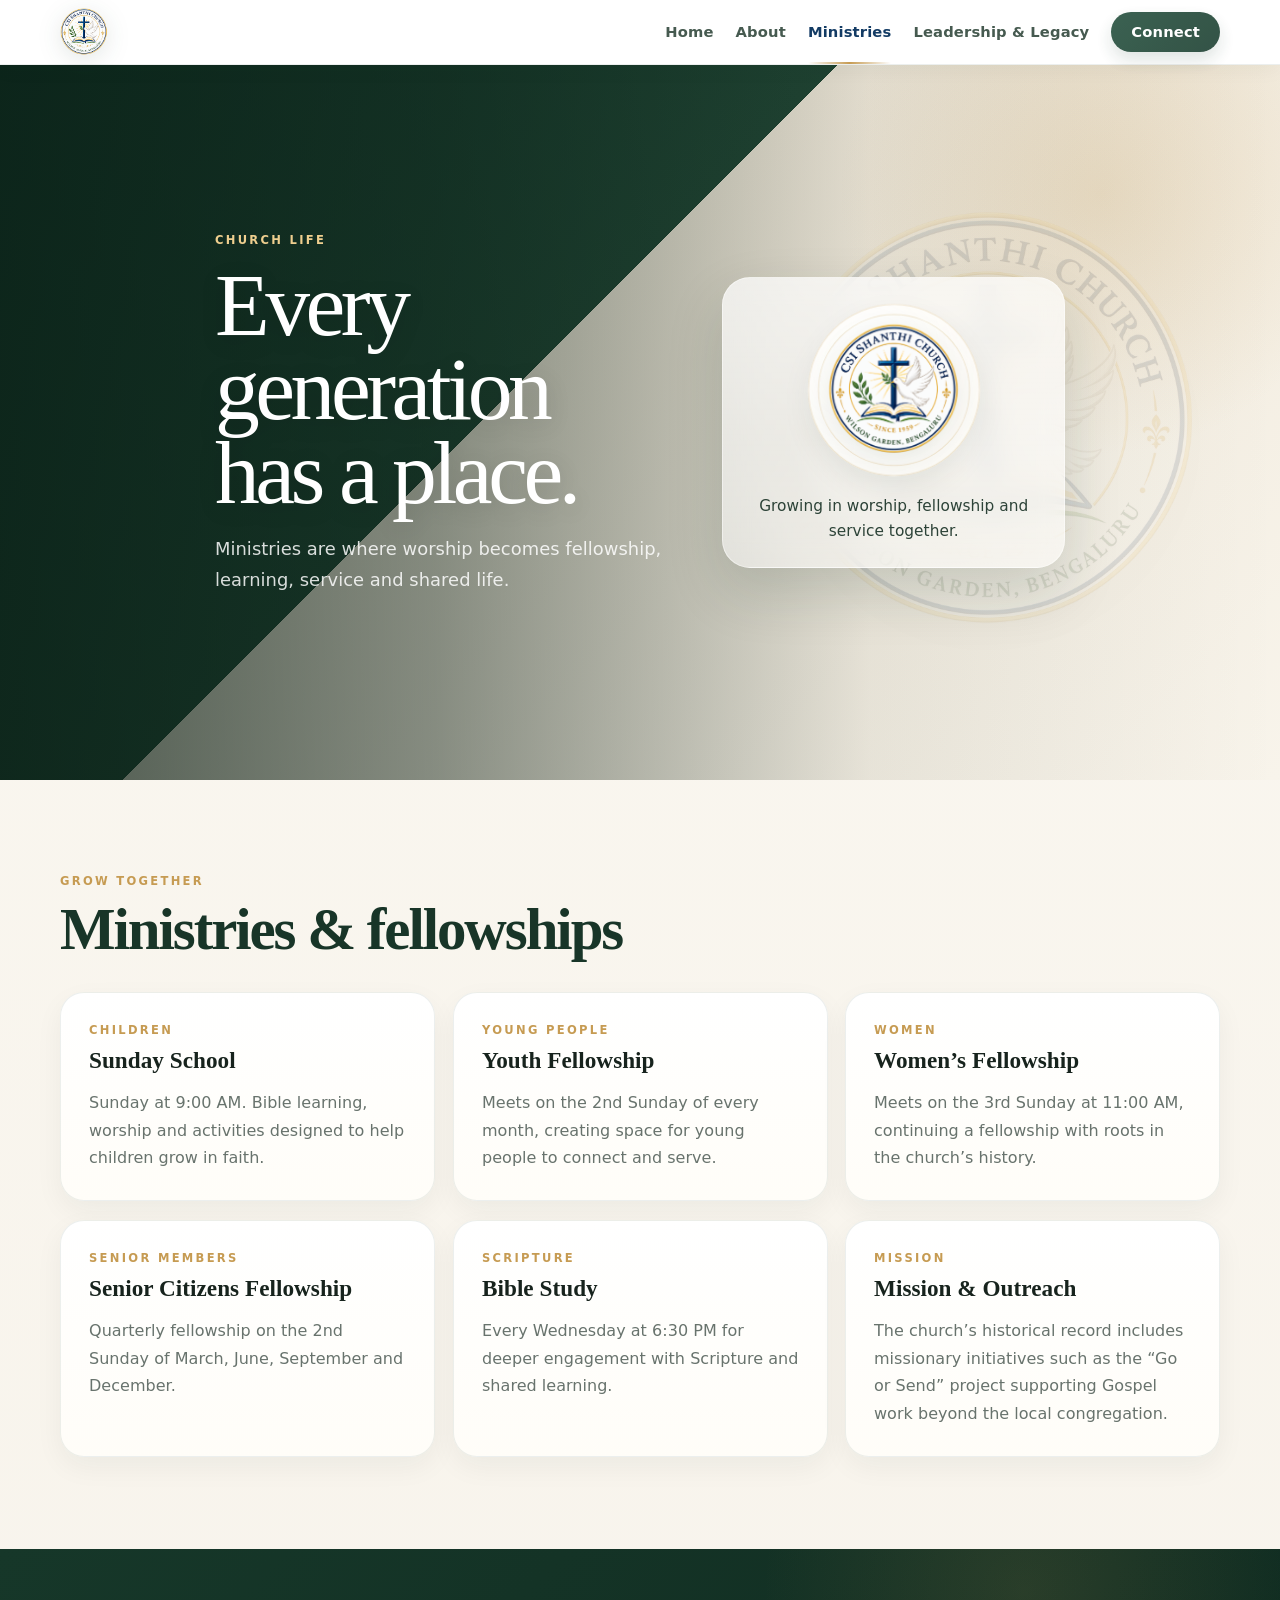
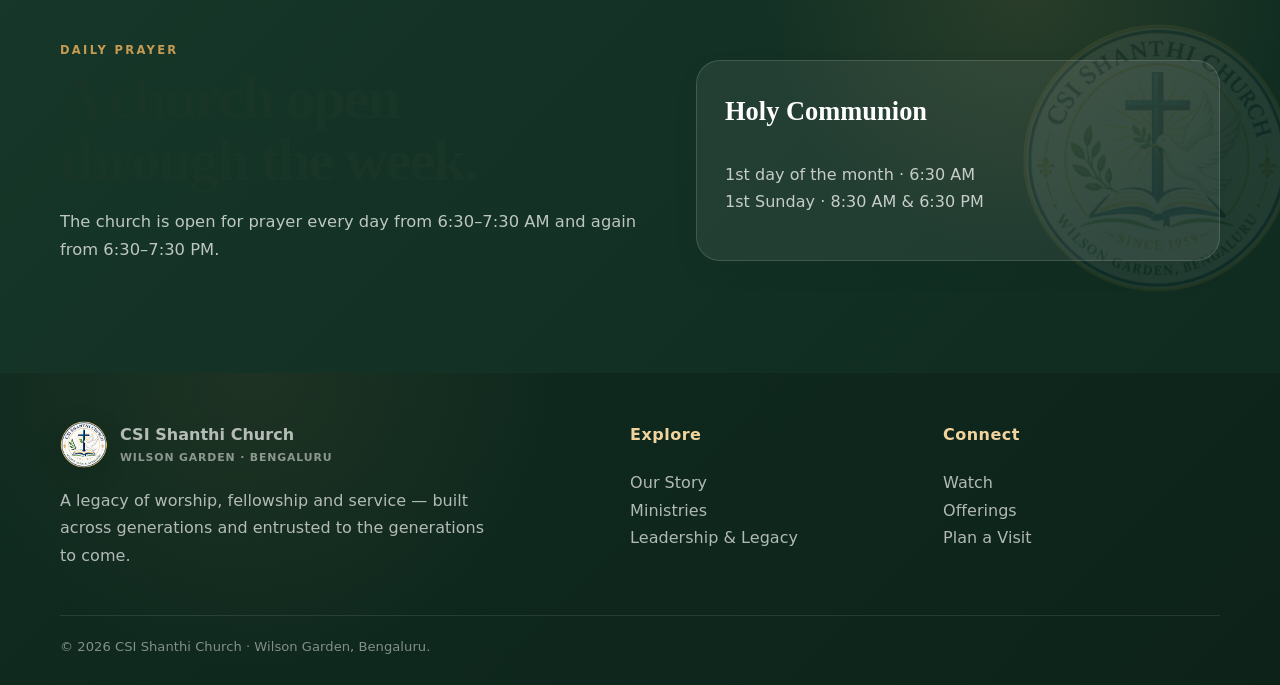
<file: ministries.html>
<!DOCTYPE html>
<html lang="en">
<head>
<meta charset="UTF-8">
<meta name="viewport" content="width=device-width, initial-scale=1.0">
<meta name="theme-color" content="#173a2c">
<title>Ministries | CSI Shanthi Church</title>
<meta name="description" content="CSI Shanthi Church, Wilson Garden, Bengaluru.">
<link rel="icon" type="image/png" href="assets/images/logo-official-transparent.png">
<link rel="apple-touch-icon" href="assets/images/logo-official-transparent.png">
<link rel="stylesheet" href="assets/css/style.css">
</head>
<body>


<header class="site-header">
  <div class="container">
    <nav>
      <a class="nav-logo nav-logo-clean" href="index.html" aria-label="CSI Shanthi Church home">
        <img src="assets/images/logo-official-transparent.png" alt="CSI Shanthi Church emblem">
      </a>
      <button class="menu-btn" id="menuBtn" aria-label="Open menu">☰</button>
      <div class="nav-links" id="navLinks"><a class="" href="index.html">Home</a><a class="" href="about.html">About</a><a class="active" href="ministries.html">Ministries</a><a class="" href="leadership.html">Leadership & Legacy</a><a class="nav-visit" href="connect.html">Connect</a></div>
    </nav>
  </div>
</header>
<main>
<section class="page-hero logo-hero ministries-hero">
  <div class="container page-hero-content">
    <div class="page-hero-grid">
      <div class="hero-copy">
        <div class="eyebrow">Church Life</div>
        <h1>Every generation<br>has a place.</h1>
        <p>Ministries are where worship becomes fellowship, learning, service and shared life.</p>
      </div>
      <div class="hero-seal-card" aria-hidden="true">
        <div class="hero-seal-wrap">
          <img src="assets/images/logo-official-transparent.png" alt="">
        </div>
        <p>Growing in worship, fellowship and service together.</p>
      </div>
    </div>
  </div>
</section>
<section>
  <div class="container">
    <div class="eyebrow">Grow together</div>
    <h2 class="section-title">Ministries & fellowships</h2>
    <div class="ministry-list">
      <article class="card ministry-card"><div class="eyebrow">Children</div><h3>Sunday School</h3><p>Sunday at 9:00 AM. Bible learning, worship and activities designed to help children grow in faith.</p></article>
      <article class="card ministry-card"><div class="eyebrow">Young people</div><h3>Youth Fellowship</h3><p>Meets on the 2nd Sunday of every month, creating space for young people to connect and serve.</p></article>
      <article class="card ministry-card"><div class="eyebrow">Women</div><h3>Women’s Fellowship</h3><p>Meets on the 3rd Sunday at 11:00 AM, continuing a fellowship with roots in the church’s history.</p></article>
      <article class="card ministry-card"><div class="eyebrow">Senior members</div><h3>Senior Citizens Fellowship</h3><p>Quarterly fellowship on the 2nd Sunday of March, June, September and December.</p></article>
      <article class="card ministry-card"><div class="eyebrow">Scripture</div><h3>Bible Study</h3><p>Every Wednesday at 6:30 PM for deeper engagement with Scripture and shared learning.</p></article>
      <article class="card ministry-card"><div class="eyebrow">Mission</div><h3>Mission & Outreach</h3><p>The church’s historical record includes missionary initiatives such as the “Go or Send” project supporting Gospel work beyond the local congregation.</p></article>
    </div>
  </div>
</section>
<section class="band band-logo">
  <div class="container split">
    <div>
      <div class="eyebrow">Daily prayer</div>
      <h2 class="section-title">A church open through the week.</h2>
      <p class="lead">The church is open for prayer every day from 6:30–7:30 AM and again from 6:30–7:30 PM.</p>
    </div>
    <div class="card" style="padding:28px;background:rgba(255,255,255,.07);border-color:rgba(255,255,255,.14);color:white">
      <h3 style="font-size:1.65rem;margin-top:0">Holy Communion</h3>
      <p style="color:rgba(255,255,255,.74)">1st day of the month · 6:30 AM<br>1st Sunday · 8:30 AM & 6:30 PM</p>
    </div>
  </div>
</section>
</main>

<footer>
  <div class="container">
    <div class="footer-grid">
      <div>
        <a class="brand brand-footer" href="index.html">
          <img class="footer-logo footer-logo-clean" src="assets/images/logo-official-transparent.png" alt="CSI Shanthi Church emblem">
          <span>CSI Shanthi Church<small style="color:rgba(255,255,255,.5)">Wilson Garden · Bengaluru</small></span>
        </a>
        <p style="max-width:430px;margin-top:18px">A legacy of worship, fellowship and service — built across generations and entrusted to the generations to come.</p>
      </div>
      <div><h4>Explore</h4><p><a href="about.html">Our Story</a><br><a href="ministries.html">Ministries</a><br><a href="leadership.html">Leadership & Legacy</a></p></div>
      <div><h4>Connect</h4><p><a href="connect.html#watch">Watch</a><br><a href="connect.html#offerings">Offerings</a><br><a href="connect.html#visit">Plan a Visit</a></p></div>
    </div>
    <div class="footer-bottom">© <span data-year></span> CSI Shanthi Church · Wilson Garden, Bengaluru.</div>
  </div>
</footer>
<button class="back-to-top" id="backToTop" aria-label="Back to top">↑</button>
<script src="assets/js/main.js"></script>
<script src="assets/js/animations.js"></script>


</body>
</html>
</file>
<file: assets/css/style.css>
:root{
  --green:#173a2c;
  --green-2:#285843;
  --cream:#f7f4ec;
  --paper:#fffdf8;
  --ink:#17231d;
  --muted:#69746d;
  --gold:#c49a52;
  --gold-soft:#ead8b6;
  --line:#e5dfd3;
  --white:#fff;
  --shadow:0 20px 55px rgba(17,44,32,.10);
  --radius:24px;
}
*{box-sizing:border-box}
html{scroll-behavior:smooth}
body{
  margin:0;
  background:var(--cream);
  color:var(--ink);
  font-family:Inter,ui-sans-serif,system-ui,-apple-system,BlinkMacSystemFont,"Segoe UI",sans-serif;
  line-height:1.65;
}
img{max-width:100%;display:block}
a{color:inherit;text-decoration:none}
button,input{font:inherit}
.container{width:min(1160px,calc(100% - 40px));margin:auto}
.eyebrow{font-size:.74rem;text-transform:uppercase;letter-spacing:.18em;color:var(--gold);font-weight:850}
h1,h2,h3,.serif{font-family:Georgia,"Times New Roman",serif}
.section-title{font-size:clamp(2.15rem,5vw,4.25rem);line-height:1.02;letter-spacing:-.035em;margin:.45rem 0 1rem}
.lead{font-size:1.08rem;color:var(--muted);max-width:760px}
.btn{display:inline-flex;align-items:center;justify-content:center;gap:9px;min-height:50px;padding:0 20px;border-radius:999px;font-weight:800;border:1px solid transparent;transition:.2s ease}
.btn:hover{transform:translateY(-2px)}
.btn-primary{background:var(--green);color:#fff}
.btn-gold{background:#efd5a1;color:var(--green)}
.btn-outline{border-color:rgba(24,57,44,.18);background:rgba(255,255,255,.55)}
section{padding:92px 0}
.card{background:var(--paper);border:1px solid var(--line);border-radius:22px;box-shadow:0 12px 35px rgba(17,44,32,.05)}
.site-header{
  position:sticky;top:0;z-index:100;
  background:rgba(247,244,236,.91);
  backdrop-filter:blur(16px);
  border-bottom:1px solid rgba(24,57,44,.08);
}
nav{height:76px;display:flex;align-items:center;justify-content:space-between;gap:24px}
.brand{display:flex;align-items:center;gap:12px;font-weight:850;min-width:220px}
.brand-mark{width:42px;height:42px;border-radius:50%;display:grid;place-items:center;background:var(--green);color:#f3d8a2;font-family:Georgia,serif;font-size:1.3rem}
.brand small{display:block;color:var(--muted);font-size:.68rem;letter-spacing:.08em;text-transform:uppercase;font-weight:700}
.nav-links{display:flex;align-items:center;gap:21px;font-size:.9rem;font-weight:750}
.nav-links a{opacity:.8;position:relative}
.nav-links a:hover,.nav-links a.active{opacity:1;color:var(--green)}
.nav-links a.active:after{content:"";position:absolute;left:0;right:0;bottom:-10px;height:2px;background:var(--gold)}
.nav-visit{padding:10px 15px;border-radius:999px;background:var(--green);color:white!important}
.nav-visit.active:after{display:none}
.menu-btn{display:none;border:0;background:none;color:var(--green);font-size:1.55rem}
.page-hero{
  position:relative;overflow:hidden;color:white;background:var(--green);
  min-height:410px;display:grid;align-items:end;
}
.page-hero.has-image{min-height:520px}
.page-hero img{position:absolute;inset:0;width:100%;height:100%;object-fit:cover}
.page-hero:after{content:"";position:absolute;inset:0;background:linear-gradient(90deg,rgba(10,30,21,.87),rgba(10,30,21,.55) 48%,rgba(10,30,21,.16)),linear-gradient(0deg,rgba(10,30,21,.6),transparent 55%)}
.page-hero-content{position:relative;z-index:2;padding:85px 0 62px;max-width:850px}
.page-hero h1{font-size:clamp(3rem,7vw,6.3rem);line-height:.94;letter-spacing:-.05em;margin:12px 0 20px;font-weight:500}
.page-hero p{font-size:1.12rem;max-width:720px;color:rgba(255,255,255,.84)}
.hero-home{min-height:calc(100svh - 76px)}
.hero-home .page-hero-content{padding-bottom:68px}
.hero-actions{display:flex;flex-wrap:wrap;gap:12px;margin-top:28px}
.hero-stats{display:grid;grid-template-columns:repeat(3,1fr);margin-top:44px;border:1px solid rgba(255,255,255,.16);border-radius:18px;overflow:hidden;background:rgba(255,255,255,.09)}
.hero-stats div{padding:17px 19px;background:rgba(10,30,21,.35)}
.hero-stats strong{display:block;color:#f1d49d;font-family:Georgia,serif;font-size:1.18rem}
.hero-stats span{font-size:.82rem;color:rgba(255,255,255,.72)}
.split{display:grid;grid-template-columns:1.05fr .95fr;gap:56px;align-items:center}
.image-panel{border-radius:28px;overflow:hidden;box-shadow:var(--shadow);min-height:500px;position:relative;background:#ddd}
.image-panel img{position:absolute;inset:0;width:100%;height:100%;object-fit:cover}
.quote-card{position:absolute;left:24px;right:24px;bottom:24px;background:rgba(255,253,248,.94);backdrop-filter:blur(12px);border-radius:18px;padding:20px;border:1px solid rgba(255,255,255,.5)}
.quote-card p{font-family:Georgia,serif;font-size:1.12rem;margin:0 0 6px}
.quote-card small{color:var(--green);font-weight:850}
.grid-3{display:grid;grid-template-columns:repeat(3,1fr);gap:18px}
.grid-2{display:grid;grid-template-columns:repeat(2,1fr);gap:20px}
.feature{padding:27px}
.feature .icon{width:48px;height:48px;border-radius:15px;background:#eee7d8;display:grid;place-items:center;margin-bottom:20px}
.feature h3{margin:0 0 8px;font-size:1.35rem}
.feature p{margin:0;color:var(--muted);font-size:.94rem}
.band{background:var(--green);color:white}
.band .lead{color:rgba(255,255,255,.72)}
.schedule-grid{display:grid;grid-template-columns:repeat(4,1fr);gap:14px;margin-top:34px}
.service-card{padding:22px;border-radius:18px;border:1px solid rgba(255,255,255,.13);background:rgba(255,255,255,.055);min-height:170px;display:flex;flex-direction:column;justify-content:space-between}
.service-card .day{font-size:.73rem;text-transform:uppercase;letter-spacing:.13em;color:#e7c98e;font-weight:850}
.service-card h3{font-size:1.35rem;line-height:1.17;margin:13px 0}
.service-card p{margin:0;color:rgba(255,255,255,.73);font-size:.9rem}
.link-card{display:block;padding:25px;transition:.2s}
.link-card:hover{transform:translateY(-4px);box-shadow:var(--shadow)}
.link-card h3{font-size:1.45rem;margin:0 0 8px}
.link-card p{color:var(--muted);margin:0 0 18px}
.link-card span{font-weight:850;color:var(--green)}
.timeline{display:grid;grid-template-columns:repeat(4,1fr);border-top:1px solid #cbbfa9;margin-top:40px}
.timeline-item{padding:27px 24px 0 0;position:relative}
.timeline-item:before{content:"";position:absolute;top:-7px;left:0;width:13px;height:13px;border-radius:50%;background:var(--green);box-shadow:0 0 0 5px var(--cream)}
.timeline-item .year{font-size:.8rem;letter-spacing:.09em;color:var(--green);font-weight:900}
.timeline-item h3{font-size:1.3rem;margin:8px 0}
.timeline-item p{color:var(--muted);font-size:.91rem;margin:0}
.archive-toolbar{display:flex;gap:12px;align-items:center;justify-content:space-between;margin:30px 0 22px}
.search-box{flex:1;position:relative}
.search-box input{width:100%;border:1px solid var(--line);background:var(--paper);border-radius:999px;padding:14px 18px 14px 44px;color:var(--ink);outline:none}
.search-box:before{content:"⌕";position:absolute;left:17px;top:9px;color:var(--muted);font-size:1.3rem}
.filter-buttons{display:flex;gap:8px;flex-wrap:wrap}
.filter-btn{border:1px solid var(--line);background:var(--paper);border-radius:999px;padding:11px 15px;font-weight:800;color:var(--muted);cursor:pointer}
.filter-btn.active{background:var(--green);color:white;border-color:var(--green)}
.archive-grid{display:grid;grid-template-columns:repeat(3,1fr);gap:16px}
.person-card{padding:22px;min-height:172px;display:flex;flex-direction:column;justify-content:space-between}
.person-card.hidden{display:none}
.person-role{font-size:.72rem;text-transform:uppercase;letter-spacing:.12em;color:var(--gold);font-weight:900}
.person-card h3{margin:9px 0 6px;font-size:1.25rem}
.person-years{font-weight:850;color:var(--green)}
.person-note{font-size:.86rem;color:var(--muted);margin:5px 0 0}
.archive-note{margin-top:22px;padding:16px 18px;border-left:3px solid var(--gold);background:rgba(255,255,255,.5);color:var(--muted)}
.ministry-list{display:grid;grid-template-columns:repeat(3,1fr);gap:18px;margin-top:32px}
.ministry-card{padding:28px}
.ministry-card h3{font-size:1.45rem;margin:0 0 8px}
.ministry-card p{color:var(--muted);margin:0}
.connect-grid{display:grid;grid-template-columns:1.05fr .95fr;gap:38px;align-items:start}
.youtube-card{position:relative;min-height:430px;border-radius:25px;overflow:hidden;background:#111;display:block}
.youtube-card img{position:absolute;inset:0;width:100%;height:100%;object-fit:cover;opacity:.78}
.youtube-card:after{content:"";position:absolute;inset:0;background:linear-gradient(0deg,rgba(0,0,0,.83),transparent 70%)}
.youtube-content{position:absolute;z-index:2;left:28px;right:28px;bottom:26px;color:white}
.youtube-content h3{font-size:2rem;margin:6px 0}
.play{position:absolute;z-index:3;left:50%;top:47%;transform:translate(-50%,-50%);width:72px;height:72px;border-radius:50%;display:grid;place-items:center;background:white;color:var(--green);font-size:1.55rem;box-shadow:0 12px 30px rgba(0,0,0,.25);padding-left:4px}
.offering-card{padding:28px}
.qr-shell{width:min(100%,330px);margin:18px auto;background:white;padding:15px;border-radius:25px;border:1px solid var(--line);box-shadow:0 18px 40px rgba(17,44,32,.08)}
.qr-shell img{width:100%;aspect-ratio:1;object-fit:contain}
.upi-box{background:rgba(24,57,44,.06);border:1px solid rgba(24,57,44,.1);padding:14px 16px;border-radius:16px}
.upi-box small{display:block;color:var(--muted);text-transform:uppercase;letter-spacing:.12em;font-weight:800;font-size:.72rem}
.upi-box strong{word-break:break-all;color:var(--green)}
.contact-list{margin-top:24px}
.contact-row{padding:16px 0;border-bottom:1px solid var(--line)}
.contact-row:last-child{border-bottom:0}
.contact-row small{display:block;color:var(--muted);margin-bottom:3px}
.cta-panel{padding:32px;background:var(--green);color:white;border-radius:25px}
.cta-panel p{color:rgba(255,255,255,.72)}
footer{background:#10281f;color:white;padding:48px 0 26px}
.footer-grid{display:grid;grid-template-columns:1.35fr repeat(2,.7fr);gap:36px}
footer p,footer a{color:rgba(255,255,255,.68)}
footer h4{margin-top:0;color:#f1d49d}
.footer-bottom{border-top:1px solid rgba(255,255,255,.1);margin-top:30px;padding-top:20px;color:rgba(255,255,255,.48);font-size:.82rem}
.back-to-top{position:fixed;right:20px;bottom:20px;z-index:90;width:48px;height:48px;border:0;border-radius:50%;background:var(--green);color:white;box-shadow:0 12px 30px rgba(16,40,31,.25);cursor:pointer;opacity:0;visibility:hidden;transform:translateY(8px);transition:.2s}
.back-to-top.show{opacity:1;visibility:visible;transform:translateY(0)}

.identity-masthead{background:radial-gradient(circle at 78% 0%,rgba(196,154,82,.12),transparent 28%),linear-gradient(180deg,#fffdf8,#f5f0e5);border-bottom:1px solid rgba(23,58,44,.10)}
.identity-inner{min-height:155px;display:grid;grid-template-columns:118px 1fr auto;align-items:center;gap:26px;padding:18px 0}
.identity-logo{width:112px;height:112px;filter:drop-shadow(0 8px 18px rgba(23,58,44,.12))}
.identity-title .church-name{margin:0;color:#153b65;font-family:Georgia,"Times New Roman",serif;font-size:clamp(2.35rem,4.2vw,4.7rem);line-height:.92;letter-spacing:.015em;font-weight:700;text-transform:uppercase;text-shadow:0 2px 0 rgba(255,255,255,.6)}
.identity-title .location-line{display:flex;align-items:center;gap:13px;margin-top:12px;color:var(--green);font-size:.78rem;letter-spacing:.28em;text-transform:uppercase;font-weight:850}
.identity-title .location-line:before,.identity-title .location-line:after{content:"";height:1px;width:58px;background:linear-gradient(90deg,transparent,var(--gold))}
.identity-title .location-line:after{background:linear-gradient(90deg,var(--gold),transparent)}
.identity-motto{max-width:240px;text-align:right;color:#41594d;font-family:Georgia,"Times New Roman",serif;font-style:italic;font-size:1.02rem;line-height:1.5}
.identity-motto strong{display:block;margin-top:6px;color:var(--gold);font-family:Inter,system-ui,sans-serif;font-style:normal;font-size:.69rem;letter-spacing:.12em;text-transform:uppercase}
.daily-word{position:relative;overflow:hidden;background:radial-gradient(circle at 86% 20%,rgba(196,154,82,.16),transparent 27%),linear-gradient(135deg,#fffdf8 0%,#f3eddf 100%)}
.daily-word-grid{position:relative;z-index:2;display:grid;grid-template-columns:.8fr 1.2fr;gap:52px;align-items:center}
.daily-date{display:inline-flex;align-items:center;gap:9px;padding:8px 12px;border-radius:999px;background:rgba(23,58,44,.06);color:var(--green);font-size:.78rem;font-weight:800}
.daily-icon{width:66px;height:66px;border-radius:22px;background:var(--green);color:#f1d49d;display:grid;place-items:center;font-size:1.85rem;box-shadow:0 14px 34px rgba(23,58,44,.14);margin-bottom:20px}
.daily-passage-card{position:relative;padding:34px 36px;border-radius:28px;background:rgba(255,255,255,.88);border:1px solid rgba(23,58,44,.10);box-shadow:var(--shadow);backdrop-filter:blur(10px)}
.daily-passage-card:before{content:"“";position:absolute;top:-4px;left:20px;color:rgba(196,154,82,.25);font-family:Georgia,serif;font-size:7rem;line-height:1}
.daily-theme{position:relative;z-index:1;color:var(--gold);font-size:.72rem;letter-spacing:.14em;text-transform:uppercase;font-weight:900}
.daily-text{position:relative;z-index:1;margin:12px 0 18px;color:#263a31;font-family:Georgia,"Times New Roman",serif;font-size:clamp(1.2rem,2.2vw,1.65rem);line-height:1.62}
.daily-reference{display:flex;justify-content:space-between;gap:14px;align-items:end;padding-top:16px;border-top:1px solid var(--line)}
.daily-reference strong{color:var(--green);font-size:1rem}.daily-reference span{color:var(--muted);font-size:.77rem;text-align:right}.daily-refresh-note{margin-top:13px;color:var(--muted);font-size:.79rem}


.daily-controls{display:flex;align-items:center;gap:12px;flex-wrap:wrap;margin-top:14px}
.language-toggle{display:inline-flex;padding:4px;border-radius:999px;background:rgba(23,58,44,.07);border:1px solid rgba(23,58,44,.10)}
.language-btn{border:0;background:transparent;color:var(--muted);padding:8px 14px;border-radius:999px;font-weight:850;cursor:pointer}
.language-btn.active{background:var(--green);color:white;box-shadow:0 5px 14px rgba(23,58,44,.14)}
.daily-text.kn{font-family:"Noto Sans Kannada","Tunga","Nirmala UI",system-ui,sans-serif;line-height:1.8}


.daily-source-note{
  margin-top:14px;padding-top:12px;border-top:1px dashed var(--line);
  color:var(--muted);font-size:.7rem;line-height:1.5
}
.daily-loading{opacity:.66}
.daily-error{
  padding:13px 15px;border-radius:14px;background:rgba(150,70,40,.07);
  border:1px solid rgba(150,70,40,.14);color:#7a4a36;
  font-family:Inter,system-ui,sans-serif;font-size:.92rem
}

@media(max-width:980px){
  .nav-links{display:none;position:absolute;top:76px;left:18px;right:18px;flex-direction:column;align-items:stretch;background:var(--paper);border:1px solid var(--line);border-radius:18px;padding:16px;box-shadow:var(--shadow)}
  .nav-links.open{display:flex}
  .nav-links a{padding:8px 6px}.nav-links a.active:after{display:none}
  .menu-btn{display:block}
  .split,.connect-grid{grid-template-columns:1fr}
  .identity-inner{grid-template-columns:92px 1fr;min-height:132px}
  .identity-logo{width:88px;height:88px}
  .identity-motto{display:none}
  .daily-word-grid{grid-template-columns:1fr;gap:28px}
  .grid-3,.ministry-list,.archive-grid{grid-template-columns:repeat(2,1fr)}
  .schedule-grid{grid-template-columns:repeat(2,1fr)}
  .timeline{grid-template-columns:repeat(2,1fr);border-top:0;gap:24px}
  .timeline-item{border-top:1px solid #cbbfa9}
}
@media(max-width:650px){
  .container{width:min(100% - 28px,1160px)}
  section{padding:70px 0}
  nav{height:68px}.nav-links{top:68px;left:12px;right:12px}
  .brand{font-size:.92rem;min-width:0}.brand-mark{width:38px;height:38px}.brand small{font-size:.62rem}
  .identity-inner{grid-template-columns:64px 1fr;gap:14px;min-height:108px;padding:12px 0}
  .identity-logo{width:62px;height:62px}
  .identity-title .church-name{font-size:clamp(1.65rem,8.5vw,2.5rem);line-height:.96}
  .identity-title .location-line{font-size:.57rem;letter-spacing:.13em;gap:7px;margin-top:8px}
  .identity-title .location-line:before,.identity-title .location-line:after{width:18px}
  .daily-passage-card{padding:27px 22px;border-radius:22px}
  .daily-reference{align-items:flex-start;flex-direction:column}
  .daily-reference span{text-align:left}
  .page-hero.has-image{min-height:82svh}.hero-home{min-height:calc(100svh - 68px)}
  .page-hero-content{padding:72px 0 42px}.page-hero h1{font-size:clamp(3rem,15vw,4.7rem)}
  .hero-actions{display:grid}.hero-actions .btn{width:100%}
  .hero-stats{grid-template-columns:1fr}
  .grid-3,.grid-2,.ministry-list,.archive-grid,.schedule-grid,.timeline,.footer-grid{grid-template-columns:1fr}
  .image-panel{min-height:430px}
  .archive-toolbar{align-items:stretch;flex-direction:column}
  .filter-buttons{display:grid;grid-template-columns:repeat(3,1fr)}
  .filter-btn{padding:10px 8px;font-size:.82rem}
  .youtube-card{min-height:360px}
  .back-to-top{right:13px;bottom:13px;width:46px;height:46px}
}



/* ===== Premium branding & decluttered header refresh ===== */
body{line-height:1.72}
.lead{font-size:1.02rem;max-width:720px}
.section-title{font-size:clamp(2rem,4.6vw,4rem);line-height:1.05}
.site-top{
  background:
    radial-gradient(circle at 86% 10%,rgba(196,154,82,.14),transparent 26%),
    linear-gradient(180deg,#fffdf8 0%,#f6f0e3 100%);
  border-bottom:1px solid rgba(23,58,44,.08);
}
.branding-shell{
  display:grid;
  grid-template-columns:auto 1fr auto;
  gap:24px;
  align-items:center;
  min-height:126px;
  padding:16px 0;
}
.branding-logo{
  width:92px;height:92px;
  display:grid;place-items:center;
  border-radius:28px;
  background:rgba(255,255,255,.7);
  box-shadow:0 16px 36px rgba(17,44,32,.08);
  border:1px solid rgba(23,58,44,.08);
}
.branding-logo img{width:78px;height:78px;display:block}
.brand-kicker{
  color:var(--gold);
  font-size:.74rem;
  text-transform:uppercase;
  letter-spacing:.22em;
  font-weight:900;
  margin-bottom:6px;
}
.brand-title{
  color:#153b65;
  font-family:Georgia,"Times New Roman",serif;
  font-size:clamp(2.15rem,4.5vw,4.15rem);
  line-height:.96;
  font-weight:700;
  letter-spacing:.02em;
  text-transform:uppercase;
}
.brand-sub{
  margin-top:10px;
  color:var(--green);
  font-size:.82rem;
  letter-spacing:.22em;
  text-transform:uppercase;
  font-weight:850;
}
.branding-meta{
  display:flex;
  flex-direction:column;
  align-items:flex-end;
  gap:10px;
}
.meta-pill{
  display:inline-flex;
  align-items:center;
  justify-content:center;
  padding:10px 14px;
  border-radius:999px;
  background:rgba(255,255,255,.82);
  border:1px solid rgba(23,58,44,.10);
  color:#47594f;
  font-size:.78rem;
  font-weight:800;
  box-shadow:0 10px 20px rgba(17,44,32,.04);
  white-space:nowrap;
}
.site-header{
  position:sticky;top:0;z-index:100;
  background:rgba(255,253,248,.92);
  backdrop-filter:blur(18px);
  border-bottom:1px solid rgba(23,58,44,.08);
}
nav{
  height:64px;
  display:flex;
  align-items:center;
  justify-content:space-between;
  gap:20px;
}
.nav-logo{
  width:42px;height:42px;
  display:grid;place-items:center;
  border-radius:14px;
  background:rgba(23,58,44,.05);
  border:1px solid rgba(23,58,44,.08);
  flex:0 0 auto;
}
.nav-logo img{width:30px;height:30px;display:block}
.nav-links{gap:24px;font-size:.9rem}
.nav-links a{
  opacity:.88;
  padding:6px 0;
}
.nav-links a.active:after{bottom:-13px}
.nav-visit{
  padding:10px 16px;
  border-radius:999px;
  background:var(--green);
  color:white!important;
}
.hero-home .page-hero-content{max-width:820px}
.hero-stats{
  grid-template-columns:repeat(3,minmax(0,1fr));
  gap:0;
  background:rgba(255,255,255,.08);
}
.hero-stats div{padding:17px 18px}
.card{
  border-radius:24px;
  box-shadow:0 12px 28px rgba(17,44,32,.05);
}
.link-card,.person-card,.ministry-card,.offering-card,.cta-panel{border-radius:24px}
.footer-logo{
  width:38px;height:38px;border-radius:12px;display:block;flex:0 0 auto
}
.brand-footer{align-items:center;gap:12px}
.daily-word-grid{gap:40px}
.daily-passage-card{padding:30px 32px}
.contact-row strong,.contact-row a{word-break:break-word}

/* cleaner mobile layout */
@media(max-width:980px){
  .branding-shell{
    grid-template-columns:72px 1fr;
    gap:16px;
    min-height:96px;
    padding:14px 0;
  }
  .branding-logo{width:72px;height:72px;border-radius:22px}
  .branding-logo img{width:60px;height:60px}
  .branding-meta{display:none}
  .brand-title{font-size:clamp(1.8rem,6.5vw,2.9rem)}
  .brand-sub{font-size:.7rem;letter-spacing:.14em}
}
@media(max-width:650px){
  body{line-height:1.68}
  .container{width:min(100% - 24px,1160px)}
  .site-top{border-bottom:0}
  .branding-shell{
    grid-template-columns:58px 1fr;
    gap:12px;
    min-height:82px;
    padding:12px 0 10px;
  }
  .branding-logo{
    width:58px;height:58px;border-radius:18px;
    box-shadow:0 10px 22px rgba(17,44,32,.06);
  }
  .branding-logo img{width:48px;height:48px}
  .brand-kicker{font-size:.55rem;letter-spacing:.13em;margin-bottom:4px}
  .brand-title{
    font-size:clamp(1.45rem,7.5vw,2.15rem);
    line-height:1.02;
    letter-spacing:.01em;
  }
  .brand-sub{
    margin-top:6px;
    font-size:.62rem;
    letter-spacing:.11em;
  }
  nav{height:58px}
  .nav-logo{width:38px;height:38px;border-radius:12px}
  .nav-logo img{width:26px;height:26px}
  .nav-links{
    top:58px;
    left:10px;
    right:10px;
    gap:4px;
    padding:12px;
    border-radius:18px;
  }
  .nav-links a{
    font-size:.95rem;
    padding:10px 8px;
  }
  .nav-visit{padding:10px 12px}
  .page-hero-content{padding:58px 0 36px}
  .hero-stats{
    margin-top:28px;
    border-radius:18px;
  }
  .hero-stats div{padding:14px 15px}
  .section-title{font-size:clamp(1.75rem,9vw,2.5rem)}
  .lead{font-size:.97rem}
  .daily-word-grid{gap:24px}
  .daily-passage-card{padding:24px 20px}
  .daily-text{font-size:1.08rem;line-height:1.72}
  .footer-grid{gap:24px}
}
/* ===== end premium refresh ===== */



/* ===== V7 custom user-logo refinement ===== */
.site-top-centered{
  background:
    radial-gradient(circle at 50% 0%, rgba(196,154,82,.10), transparent 30%),
    linear-gradient(180deg,#ffffff 0%,#f7f3ea 100%);
  border-bottom:1px solid rgba(23,58,44,.06);
}
.site-top-centered .container{
  display:flex;
  justify-content:center;
}
.site-logo-lockup{
  display:block;
  padding:18px 0 14px;
  width:100%;
}
.site-logo-lockup img{
  display:block;
  width:min(100%, 500px);
  margin:0 auto;
  height:auto;
}
.site-header{
  background:rgba(255,255,255,.92);
  border-bottom:1px solid rgba(23,58,44,.07);
}
nav{
  height:62px;
}
.nav-logo-clean{
  width:40px;
  height:40px;
  border-radius:12px;
  background:transparent;
  border:0;
  padding:0;
}
.nav-logo-clean img{
  width:40px;
  height:40px;
  border-radius:10px;
  display:block;
}
.nav-links{
  gap:22px;
}
.nav-links a{
  font-size:.92rem;
  letter-spacing:.01em;
}
.footer-logo-clean{
  width:40px;
  height:40px;
  border-radius:10px;
  background:#fff;
  object-fit:cover;
}
.brand-footer span{
  display:block;
}
.brand-footer small{
  display:block;
}
.page-hero-content p,
.lead,
.feature p,
.link-card p,
.ministry-card p,
.person-note,
.contact-row small{
  line-height:1.74;
}
.daily-word .lead{
  max-width:640px;
}

/* mobile declutter */
@media(max-width:980px){
  .site-logo-lockup img{
    width:min(100%, 410px);
  }
}
@media(max-width:650px){
  .site-logo-lockup{
    padding:12px 0 8px;
  }
  .site-logo-lockup img{
    width:min(100%, 280px);
  }
  nav{
    height:56px;
  }
  .nav-logo-clean{
    width:34px;
    height:34px;
  }
  .nav-logo-clean img{
    width:34px;
    height:34px;
    border-radius:9px;
  }
  .menu-btn{
    font-size:1.4rem;
  }
  .nav-links{
    top:56px;
    left:8px;
    right:8px;
    padding:10px;
    gap:2px;
    border-radius:16px;
  }
  .nav-links a{
    padding:10px 8px;
    font-size:.93rem;
  }
  .hero-home .page-hero-content{
    padding-top:52px;
  }
  .hero-stats span{
    font-size:.8rem;
  }
  .daily-date{
    font-size:.72rem;
  }
  .daily-passage-card,
  .card{
    border-radius:20px;
  }
}
/* ===== end V7 refinement ===== */



/* ===== V8 luxury polish ===== */
:root{
  --green:#173a2c;
  --green-2:#234f3c;
  --cream:#f8f4eb;
  --paper:#fffdf9;
  --ink:#17231d;
  --muted:#68736d;
  --gold:#c69b52;
  --gold-soft:#ead9b8;
  --navy:#133b64;
  --line:#e7e0d4;
  --shadow:0 20px 55px rgba(17,44,32,.09);
  --shadow-soft:0 10px 28px rgba(17,44,32,.05);
}
body{
  background:linear-gradient(180deg,#faf7f0 0%,#f7f3eb 100%);
  color:var(--ink);
  letter-spacing:.002em;
}
h1,h2,h3,.serif{font-family:Georgia,"Times New Roman",serif}
.eyebrow{color:var(--gold);font-size:.72rem;letter-spacing:.20em;font-weight:900}
.section-title{color:#183528;text-wrap:balance}
.lead{color:#68736d}

.site-top-centered{
  background:
    radial-gradient(circle at 50% -20%,rgba(198,155,82,.16),transparent 32%),
    linear-gradient(180deg,#ffffff 0%,#f8f3e8 100%);
}
.site-logo-lockup{padding:22px 0 16px}
.site-logo-lockup img{
  width:min(100%,520px);
  filter:drop-shadow(0 14px 26px rgba(19,59,100,.08));
}

.site-header{box-shadow:0 8px 22px rgba(18,48,35,.035)}
.nav-links a{color:#2c4337;transition:.2s ease}
.nav-links a:hover,.nav-links a.active{color:var(--navy)}
.nav-links a.active:after{
  background:linear-gradient(90deg,transparent,var(--gold),transparent);
  height:2px;
}
.nav-visit{
  background:linear-gradient(135deg,#1e4d39,#173a2c);
  box-shadow:0 8px 18px rgba(23,58,44,.16);
}
.nav-visit:hover{
  color:white!important;
  box-shadow:0 12px 24px rgba(23,58,44,.20);
}

.page-hero{background:#163326}
.page-hero img{filter:saturate(.94) contrast(1.02) brightness(.96)}
.page-hero:after{
  background:
    linear-gradient(90deg,rgba(8,29,20,.88) 0%,rgba(8,29,20,.63) 43%,rgba(8,29,20,.18) 76%),
    linear-gradient(0deg,rgba(8,29,20,.62) 0%,transparent 56%);
}
.page-hero h1{text-shadow:0 5px 24px rgba(0,0,0,.14)}
.hero-actions .btn-gold{
  background:linear-gradient(135deg,#f4dda9,#e4c17c);
  box-shadow:0 12px 26px rgba(182,139,64,.22);
}
.hero-actions .btn-gold:hover{box-shadow:0 16px 32px rgba(182,139,64,.28)}
.hero-stats{
  backdrop-filter:blur(10px);
  border-color:rgba(255,255,255,.16);
}
.hero-stats div{background:rgba(12,35,25,.38)}
.hero-stats strong{color:#f3d79f;font-size:1.22rem}
.hero-stats span{color:rgba(255,255,255,.78)}

.card{
  background:linear-gradient(180deg,rgba(255,255,255,.98),rgba(255,253,248,.98));
  border:1px solid rgba(23,58,44,.08);
  box-shadow:var(--shadow-soft);
  transition:transform .24s ease,box-shadow .24s ease,border-color .24s ease;
}
.card:hover{
  transform:translateY(-4px);
  box-shadow:var(--shadow);
  border-color:rgba(198,155,82,.22);
}
.link-card span{color:var(--navy)}
.feature .icon{
  background:linear-gradient(135deg,#f0eadc,#e9ddc7);
  color:var(--green);
}
.band{
  background:
    radial-gradient(circle at 80% 10%,rgba(198,155,82,.13),transparent 24%),
    linear-gradient(135deg,#163729,#102b20);
}
.service-card{
  background:rgba(255,255,255,.055);
  backdrop-filter:blur(6px);
  border-color:rgba(255,255,255,.12);
}
.service-card:hover{background:rgba(255,255,255,.085)}
.timeline-item:before{background:var(--gold)}
.timeline-item .year{color:var(--navy)}

.daily-word{
  background:
    radial-gradient(circle at 90% 15%,rgba(198,155,82,.18),transparent 24%),
    linear-gradient(135deg,#fbf7ef 0%,#f1e9da 100%);
}
.daily-passage-card{
  border:1px solid rgba(198,155,82,.18);
  box-shadow:0 24px 58px rgba(17,44,32,.10);
}
.daily-passage-card:before{color:rgba(198,155,82,.18)}
.language-toggle{background:rgba(255,255,255,.72)}
.language-btn.active{background:linear-gradient(135deg,#1f4c39,#173a2c)}
.daily-reference strong{color:var(--navy)}

.filter-btn.active{background:linear-gradient(135deg,#1d4b38,#173a2c)}
.person-card{position:relative;overflow:hidden}
.person-card:after{
  content:"";
  position:absolute;
  left:0;right:0;top:0;
  height:3px;
  background:linear-gradient(90deg,transparent,var(--gold),transparent);
  opacity:.65;
}

.offering-card{border-color:rgba(198,155,82,.18)}
.qr-shell{
  box-shadow:0 18px 40px rgba(17,44,32,.08);
  border-color:rgba(198,155,82,.18);
}
.upi-box{
  background:linear-gradient(180deg,rgba(23,58,44,.055),rgba(23,58,44,.035));
}

footer{
  background:
    radial-gradient(circle at 20% 0%,rgba(198,155,82,.08),transparent 28%),
    linear-gradient(135deg,#102b20,#0d231a);
}
footer h4{color:#f1d49d;letter-spacing:.03em}

.btn{transition:transform .2s ease,box-shadow .2s ease,background .2s ease}
.btn-primary{
  background:linear-gradient(135deg,#1f4c39,#173a2c);
  box-shadow:0 9px 20px rgba(23,58,44,.15);
}
.btn-primary:hover{box-shadow:0 13px 28px rgba(23,58,44,.20)}

.page-hero-content p{max-width:690px}
.ministry-card p,.person-note,.link-card p{max-width:48ch}

@media(max-width:650px){
  section{padding:62px 0}
  .site-logo-lockup img{width:min(100%,245px)}
  .page-hero.has-image{min-height:76svh}
  .page-hero h1{
    font-size:clamp(2.7rem,14vw,4.15rem);
    line-height:.96;
  }
  .page-hero-content p{
    font-size:1rem;
    line-height:1.68;
  }
  .hero-actions{gap:10px}
  .hero-actions .btn{min-height:48px}
  .hero-stats{grid-template-columns:1fr}
  .hero-stats div{padding:13px 14px}
  .hero-stats strong{font-size:1.08rem}
  .hero-stats span{font-size:.78rem}
  .section-title{line-height:1.08}
  .card,.link-card,.ministry-card,.person-card{padding:22px}
  .daily-passage-card{padding:22px 18px}
  .daily-text{font-size:1.03rem;line-height:1.78}
  .daily-controls{align-items:stretch}
  .language-toggle{width:100%;justify-content:space-between}
  .language-btn{flex:1}
  .footer-grid{grid-template-columns:1fr}
  footer{padding-top:42px}
}
/* ===== end V8 luxury polish ===== */


/* ===== V13 circular logo refinement ===== */
.site-top,.site-top-centered,.identity-masthead{display:none!important}

.site-header{
  position:sticky;
  top:0;
  z-index:1000;
  background:rgba(255,255,255,.96);
  backdrop-filter:blur(18px);
  -webkit-backdrop-filter:blur(18px);
  border-bottom:1px solid rgba(23,58,44,.08);
  box-shadow:0 6px 18px rgba(18,48,35,.04);
}
nav{min-height:64px;height:64px}

.nav-logo,.nav-logo-clean{
  width:46px;
  height:46px;
  display:grid;
  place-items:center;
  border-radius:50%;
  overflow:hidden;
  background:transparent;
  border:0;
  box-shadow:none;
  padding:0;
  flex:0 0 auto;
}
.nav-logo img,.nav-logo-clean img{
  width:46px;
  height:46px;
  object-fit:contain;
  display:block;
  border-radius:50%;
  filter:drop-shadow(0 5px 12px rgba(23,58,44,.12));
}

.footer-logo,.footer-logo-clean{
  width:46px;
  height:46px;
  border-radius:50%;
  object-fit:contain;
  background:transparent;
  box-shadow:0 8px 18px rgba(18,48,35,.08);
}

.hero-home{position:relative;overflow:hidden}
.hero-home::before{
  content:"";
  position:absolute;
  right:4%;
  top:8%;
  width:min(24vw,300px);
  aspect-ratio:1;
  background:url('../images/logo-official-transparent.png') center/contain no-repeat;
  opacity:.14;
  pointer-events:none;
  z-index:1;
  filter:drop-shadow(0 18px 30px rgba(23,58,44,.08));
}
.hero-home .page-hero-content{position:relative;z-index:2}
.hero-home .page-hero-content h1{max-width:940px;margin-top:12px}

.hero-church-name{
  display:inline-block;
  font-size:.78em;
  color:#fff;
  letter-spacing:-.02em;
}
.hero-tagline{
  display:inline-block;
  margin-top:10px;
  font-size:.55em;
  line-height:1.15;
  font-weight:500;
  letter-spacing:-.015em;
}

@media(max-width:650px){
  nav{min-height:58px;height:58px}
  .nav-logo,.nav-logo-clean{
    width:40px;
    height:40px;
  }
  .nav-logo img,.nav-logo-clean img{
    width:40px;
    height:40px;
  }
  .nav-links{top:58px}
  .hero-home::before{
    right:-2%;
    top:14%;
    width:42vw;
    opacity:.11;
  }
  .hero-church-name{font-size:.68em}
  .hero-tagline{
    margin-top:8px;
    font-size:.49em;
    line-height:1.18;
  }
}
/* ===== end V13 circular logo refinement ===== */


/* ===== V14 official user-provided circular seal ===== */
.nav-logo,.nav-logo-clean{
  width:48px;
  height:48px;
}
.nav-logo img,.nav-logo-clean img{
  width:48px;
  height:48px;
  object-fit:contain;
  border-radius:50%;
  background:#fff;
}
.footer-logo,.footer-logo-clean{
  width:48px;
  height:48px;
  border-radius:50%;
  object-fit:contain;
  background:#fff;
}
.hero-home::before{
  background-image:url('../images/logo-official-transparent.png');
  width:min(25vw,320px);
  opacity:.13;
}
@media(max-width:650px){
  .nav-logo,.nav-logo-clean,
  .nav-logo img,.nav-logo-clean img{
    width:42px;
    height:42px;
  }
  .hero-home::before{
    width:45vw;
    opacity:.10;
  }
}
/* ===== end V14 logo update ===== */



/* ===== V15 transparent logo polish ===== */
.nav-logo,.nav-logo-clean{
  background:transparent!important;
  border:0!important;
  box-shadow:none!important;
  overflow:visible!important;
}
.nav-logo img,.nav-logo-clean img{
  background:transparent!important;
  object-fit:contain!important;
  filter:drop-shadow(0 5px 12px rgba(23,58,44,.12));
}
.footer-logo,.footer-logo-clean{
  background:transparent!important;
  object-fit:contain!important;
  filter:drop-shadow(0 5px 12px rgba(0,0,0,.12));
}
.hero-home::before{
  background-image:url('../images/logo-official-transparent.png')!important;
  opacity:.14;
}
/* ===== end V15 transparent logo polish ===== */


/* ===== V16 Connect button spacing fix ===== */
.nav-visit{
  display:inline-flex!important;
  align-items:center!important;
  justify-content:center!important;
  min-width:104px;
  min-height:40px;
  padding:10px 20px!important;
  border-radius:999px!important;
  line-height:1!important;
  white-space:nowrap!important;
  background:linear-gradient(135deg,#1f4c39,#173a2c)!important;
  color:#fff!important;
  box-shadow:0 8px 18px rgba(23,58,44,.16);
}
.nav-visit:hover{
  color:#fff!important;
  transform:translateY(-1px);
  box-shadow:0 11px 22px rgba(23,58,44,.20);
}
.nav-visit.active:after{
  display:none!important;
}

@media(max-width:980px){
  .nav-visit{
    width:100%;
    min-width:0;
    min-height:44px;
    padding:11px 16px!important;
    margin-top:4px;
  }
}

@media(max-width:650px){
  .nav-visit{
    min-height:42px;
    padding:10px 14px!important;
    border-radius:14px!important;
  }
}
/* ===== end V16 Connect button spacing fix ===== */



/* ===== V17 elegant logo-based inner page heroes ===== */
.page-hero.logo-hero{
  position:relative;
  overflow:hidden;
  background:
    radial-gradient(circle at 86% 18%, rgba(198,155,82,.20), transparent 21%),
    linear-gradient(135deg, #173a2c 0%, #214534 42%, #efe7d8 42%, #f8f4eb 100%);
  color:#fff;
}
.page-hero.logo-hero:before{
  content:"";
  position:absolute;
  right:6%;
  top:50%;
  transform:translateY(-50%);
  width:min(38vw, 430px);
  aspect-ratio:1;
  background:url('../images/logo-official-transparent.png') center/contain no-repeat;
  opacity:.10;
  pointer-events:none;
  filter:drop-shadow(0 20px 30px rgba(0,0,0,.10));
}
.page-hero.logo-hero:after{
  content:"";
  position:absolute;
  inset:0;
  background:
    linear-gradient(90deg, rgba(8,29,20,.72) 0%, rgba(8,29,20,.46) 34%, rgba(8,29,20,.06) 68%, rgba(8,29,20,0) 100%);
  pointer-events:none;
}
.page-hero.logo-hero .page-hero-content{
  position:relative;
  z-index:2;
  padding-top:74px;
  padding-bottom:74px;
}
.page-hero-grid{
  display:grid;
  grid-template-columns:minmax(0,1.15fr) minmax(260px,.85fr);
  gap:42px;
  align-items:center;
}
.page-hero.logo-hero .hero-copy{
  max-width:640px;
}
.page-hero.logo-hero .hero-copy h1{
  margin-bottom:14px;
}
.page-hero.logo-hero .hero-copy p{
  max-width:600px;
  color:rgba(255,255,255,.84);
}
.hero-seal-card{
  justify-self:end;
  width:min(100%, 350px);
  padding:26px 24px 22px;
  border-radius:28px;
  background:linear-gradient(180deg, rgba(255,255,255,.72), rgba(255,255,255,.50));
  border:1px solid rgba(255,255,255,.45);
  box-shadow:0 24px 56px rgba(17,44,32,.16);
  backdrop-filter:blur(12px);
  -webkit-backdrop-filter:blur(12px);
}
.hero-seal-wrap{
  width:166px;
  height:166px;
  margin:0 auto 16px;
  display:grid;
  place-items:center;
  border-radius:50%;
  background:radial-gradient(circle at 35% 35%, rgba(255,255,255,.98), rgba(255,249,238,.82));
  box-shadow:inset 0 0 0 1px rgba(198,155,82,.28), 0 12px 28px rgba(17,44,32,.08);
}
.hero-seal-wrap img{
  width:132px;
  height:132px;
  object-fit:contain;
  display:block;
  filter:drop-shadow(0 8px 16px rgba(23,58,44,.10));
}
.hero-seal-card p{
  margin:0;
  text-align:center;
  color:#2d4338;
  font-size:.96rem;
  line-height:1.65;
}

.ministries-hero .eyebrow,
.leadership-hero .eyebrow,
.connect-hero .eyebrow{
  color:#efcf8f;
}
.band-logo{
  position:relative;
  overflow:hidden;
}
.band-logo:before{
  content:"";
  position:absolute;
  right:-18px;
  top:50%;
  transform:translateY(-50%);
  width:min(28vw,280px);
  aspect-ratio:1;
  background:url('../images/logo-official-transparent.png') center/contain no-repeat;
  opacity:.08;
  pointer-events:none;
}
.band-logo > .container{
  position:relative;
  z-index:1;
}

@media(max-width:980px){
  .page-hero.logo-hero{
    background:
      radial-gradient(circle at 84% 14%, rgba(198,155,82,.18), transparent 24%),
      linear-gradient(180deg, #173a2c 0%, #214534 52%, #f7f2e7 52%, #f8f4eb 100%);
  }
  .page-hero-grid{
    grid-template-columns:1fr;
    gap:24px;
  }
  .hero-seal-card{
    justify-self:start;
    width:min(100%, 300px);
  }
  .page-hero.logo-hero:before{
    right:-3%;
    top:24%;
    transform:none;
    width:min(36vw,260px);
    opacity:.08;
  }
}
@media(max-width:650px){
  .page-hero.logo-hero .page-hero-content{
    padding-top:56px;
    padding-bottom:52px;
  }
  .page-hero.logo-hero{
    background:
      linear-gradient(180deg, rgba(23,58,44,.96) 0%, rgba(23,58,44,.92) 100%),
      linear-gradient(180deg, #173a2c 0%, #214534 100%);
  }
  .page-hero.logo-hero:after{
    background:linear-gradient(180deg, rgba(8,29,20,.28), rgba(8,29,20,.10));
  }
  .page-hero.logo-hero:before{
    right:-8%;
    top:8%;
    width:38vw;
    opacity:.10;
  }
  .hero-seal-card{
    width:100%;
    padding:18px 18px 16px;
    border-radius:22px;
  }
  .hero-seal-wrap{
    width:112px;
    height:112px;
    margin-bottom:12px;
  }
  .hero-seal-wrap img{
    width:88px;
    height:88px;
  }
  .hero-seal-card p{
    font-size:.88rem;
    line-height:1.55;
  }
  .band-logo:before{
    width:120px;
    right:-24px;
    opacity:.10;
  }
}
/* ===== end V17 elegant logo-based inner page heroes ===== */


/* ===== V19 reliable motion system ===== */

/* Elements stay visible by default. JS only hides them once motion is enabled. */
.motion-enabled .motion-reveal{
  opacity:0;
  transform:translateY(28px);
  transition:
    opacity .72s cubic-bezier(.2,.65,.3,1),
    transform .72s cubic-bezier(.2,.65,.3,1);
  transition-delay:var(--motion-delay,0ms);
  will-change:opacity,transform;
}
.motion-enabled .motion-reveal.motion-left{transform:translateX(-34px)}
.motion-enabled .motion-reveal.motion-right{transform:translateX(34px)}
.motion-enabled .motion-reveal.motion-scale{transform:scale(.96)}
.motion-enabled .motion-reveal.motion-visible{
  opacity:1;
  transform:none;
}

/* Hero entrance */
.motion-enabled .page-hero .eyebrow,
.motion-enabled .page-hero h1,
.motion-enabled .page-hero .hero-copy > p,
.motion-enabled .hero-home .page-hero-content > p,
.motion-enabled .page-hero .hero-actions,
.motion-enabled .page-hero .hero-stats{
  opacity:0;
  transform:translateY(20px);
  animation:motionHeroIn .8s cubic-bezier(.2,.65,.3,1) forwards;
}
.motion-enabled .page-hero .eyebrow{animation-delay:.08s}
.motion-enabled .page-hero h1{animation-delay:.18s}
.motion-enabled .page-hero .hero-copy > p,
.motion-enabled .hero-home .page-hero-content > p{animation-delay:.30s}
.motion-enabled .page-hero .hero-actions{animation-delay:.42s}
.motion-enabled .page-hero .hero-stats{animation-delay:.54s}

@keyframes motionHeroIn{
  to{opacity:1;transform:none}
}

/* Seal/logo */
.motion-enabled .hero-seal-wrap img{
  animation:motionSealFloat 6.5s ease-in-out infinite;
}
@keyframes motionSealFloat{
  0%,100%{transform:translateY(0)}
  50%{transform:translateY(-7px)}
}

/* Navbar + interactive polish */
.nav-logo img,.nav-logo-clean img,
.card,.service-card,.youtube-card,.hero-seal-card,
.btn,.filter-btn,.language-btn,.menu-btn{
  transition:
    transform .25s cubic-bezier(.2,.65,.3,1),
    box-shadow .25s ease,
    filter .25s ease,
    border-color .25s ease;
}

@media(hover:hover) and (pointer:fine){
  .nav-logo:hover img,.nav-logo-clean:hover img{
    transform:scale(1.07) rotate(-2deg);
  }
  .card:hover,.service-card:hover,.youtube-card:hover{
    transform:translateY(-5px);
  }
  .hero-seal-card:hover{transform:translateY(-4px)}
  .btn:hover,.filter-btn:hover,.language-btn:hover{
    transform:translateY(-2px);
  }
}

.btn:active,.filter-btn:active,.language-btn:active,.menu-btn:active{
  transform:scale(.97);
}

/* Passage toggle */
.daily-passage-card.motion-passage-swap .daily-text,
.daily-passage-card.motion-passage-swap .daily-reference{
  animation:motionPassageSwap .42s ease both;
}
@keyframes motionPassageSwap{
  from{opacity:.15;transform:translateY(7px)}
  to{opacity:1;transform:none}
}

/* Back to top */
.back-to-top.show{
  animation:motionBackTop .32s cubic-bezier(.2,.75,.3,1);
}
@keyframes motionBackTop{
  from{opacity:0;transform:translateY(10px) scale(.9)}
  to{opacity:1;transform:none}
}

/* Accessibility */
@media(prefers-reduced-motion:reduce){
  .motion-enabled .motion-reveal,
  .motion-enabled .page-hero .eyebrow,
  .motion-enabled .page-hero h1,
  .motion-enabled .page-hero .hero-copy > p,
  .motion-enabled .hero-home .page-hero-content > p,
  .motion-enabled .page-hero .hero-actions,
  .motion-enabled .page-hero .hero-stats{
    opacity:1!important;
    transform:none!important;
    animation:none!important;
    transition:none!important;
  }
  .motion-enabled .hero-seal-wrap img{animation:none!important}
}
/* ===== end V19 reliable motion system ===== */


/* ===== V22 reliable logo motion on all page logo treatments ===== */

/* Keep inner-page logo perfectly centered */
.hero-seal-card{
  display:flex!important;
  flex-direction:column!important;
  align-items:center!important;
  justify-content:center!important;
  text-align:center!important;
}

.hero-seal-wrap{
  position:relative!important;
  display:block!important;
  width:172px;
  height:172px;
  margin:0 auto 18px!important;
  border-radius:50%;
  overflow:hidden;
  background:
    radial-gradient(circle at 35% 35%,rgba(255,255,255,.98),rgba(255,252,246,.88));
  box-shadow:
    inset 0 0 0 1px rgba(198,155,82,.24),
    0 12px 28px rgba(17,44,32,.08);
}

.hero-seal-wrap::after{
  content:"";
  position:absolute;
  inset:10px;
  border-radius:50%;
  border:1px solid rgba(198,155,82,.24);
  pointer-events:none;
}

.hero-seal-wrap img{
  position:absolute!important;
  left:50%!important;
  top:50%!important;
  width:78%!important;
  height:78%!important;
  object-fit:contain!important;
  transform:translate(-50%,-50%)!important;
  margin:0!important;
  animation:none!important;
}

/*
  One shared motion:
  - gentle vertical float
  - tiny LEFT drift
  - slight scale
  - subtle rotation
  - opacity breathing
*/
@keyframes shanthiLogoFloat{
  0%,100%{
    transform:translate3d(0,0,0) scale(1) rotate(0deg);
    opacity:.14;
  }
  25%{
    transform:translate3d(-2px,-5px,0) scale(1.008) rotate(-.35deg);
    opacity:.17;
  }
  50%{
    transform:translate3d(-5px,-11px,0) scale(1.022) rotate(-1deg);
    opacity:.20;
  }
  75%{
    transform:translate3d(-3px,-6px,0) scale(1.012) rotate(-.55deg);
    opacity:.17;
  }
}

/* Home-page transparent watermark */
.hero-home::before{
  opacity:.14!important;
  width:min(27vw,340px)!important;
  transform-origin:center center;
  animation:shanthiLogoFloat 9.5s ease-in-out infinite!important;
  will-change:transform,opacity;
}

/* Logo cards on Ministries / Leadership / Connect */
.hero-seal-wrap{
  animation:shanthiSealCardFloat 9.5s ease-in-out infinite!important;
  transform-origin:center center;
  will-change:transform,opacity;
}

@keyframes shanthiSealCardFloat{
  0%,100%{
    transform:translate3d(0,0,0) scale(1) rotate(0deg);
    opacity:1;
  }
  25%{
    transform:translate3d(-1px,-3px,0) scale(1.004) rotate(-.2deg);
    opacity:.985;
  }
  50%{
    transform:translate3d(-3px,-7px,0) scale(1.012) rotate(-.7deg);
    opacity:.955;
  }
  75%{
    transform:translate3d(-2px,-4px,0) scale(1.006) rotate(-.35deg);
    opacity:.98;
  }
}

/* Decorative logo watermark used in Ministries band */
.band-logo::before{
  transform-origin:center center;
  animation:shanthiBandLogoFloat 10.5s ease-in-out infinite!important;
  will-change:transform,opacity;
}

@keyframes shanthiBandLogoFloat{
  0%,100%{
    transform:translateY(-50%) translateX(0) scale(1) rotate(0deg);
    opacity:.08;
  }
  50%{
    transform:translateY(calc(-50% - 8px)) translateX(-4px) scale(1.02) rotate(-.8deg);
    opacity:.12;
  }
}

@media(max-width:650px){
  .hero-seal-card{
    width:min(100%,320px)!important;
    margin:0 auto!important;
    padding:18px 16px 16px!important;
  }

  .hero-seal-wrap{
    width:116px!important;
    height:116px!important;
    margin:0 auto 12px!important;
    animation-duration:10s!important;
  }

  .hero-seal-wrap img{
    width:80%!important;
    height:80%!important;
  }

  .hero-seal-card p{
    max-width:24ch!important;
    margin-left:auto!important;
    margin-right:auto!important;
  }

  .hero-home::before{
    right:-5%!important;
    top:12%!important;
    width:48vw!important;
    opacity:.14!important;
    animation-duration:10.5s!important;
  }

  .band-logo::before{
    animation-duration:11s!important;
  }
}

@media(prefers-reduced-motion:reduce){
  .hero-home::before,
  .hero-seal-wrap,
  .band-logo::before{
    animation:none!important;
  }
}
/* ===== end V22 reliable logo motion ===== */
</file>
